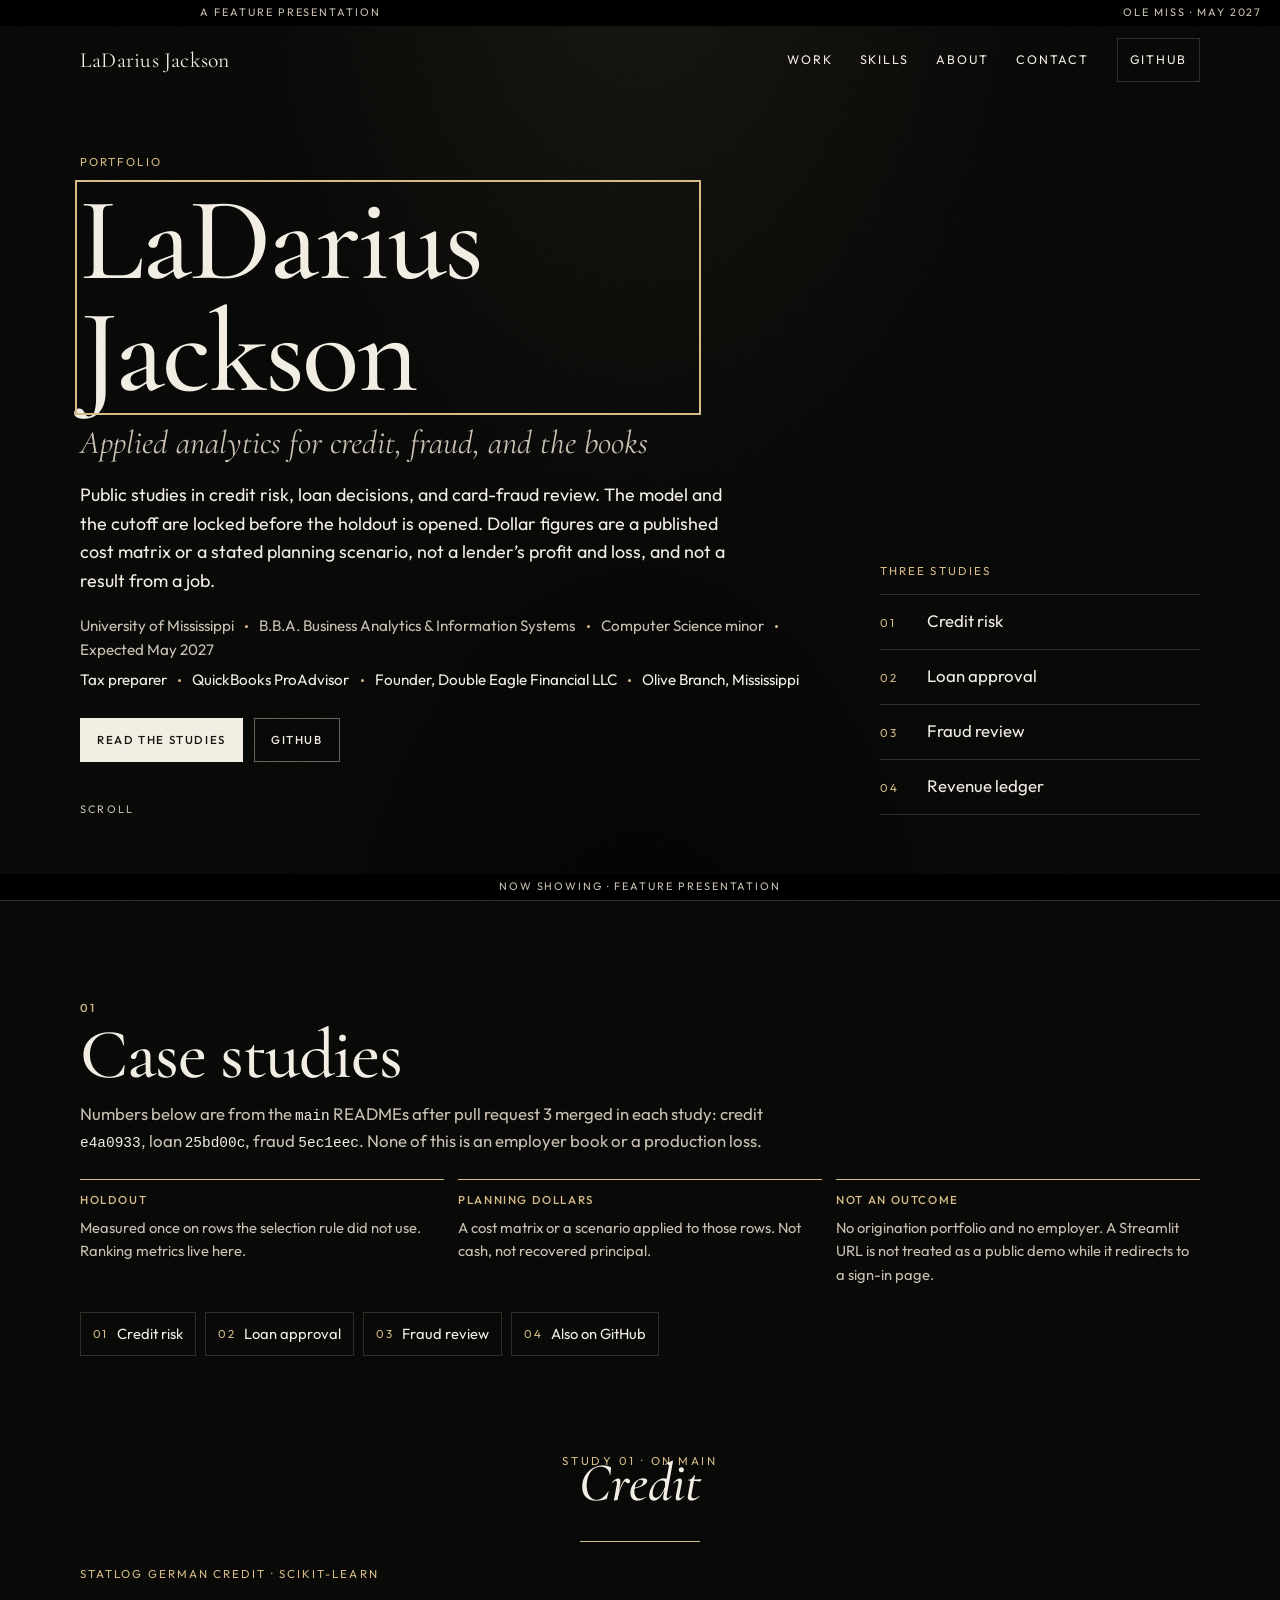
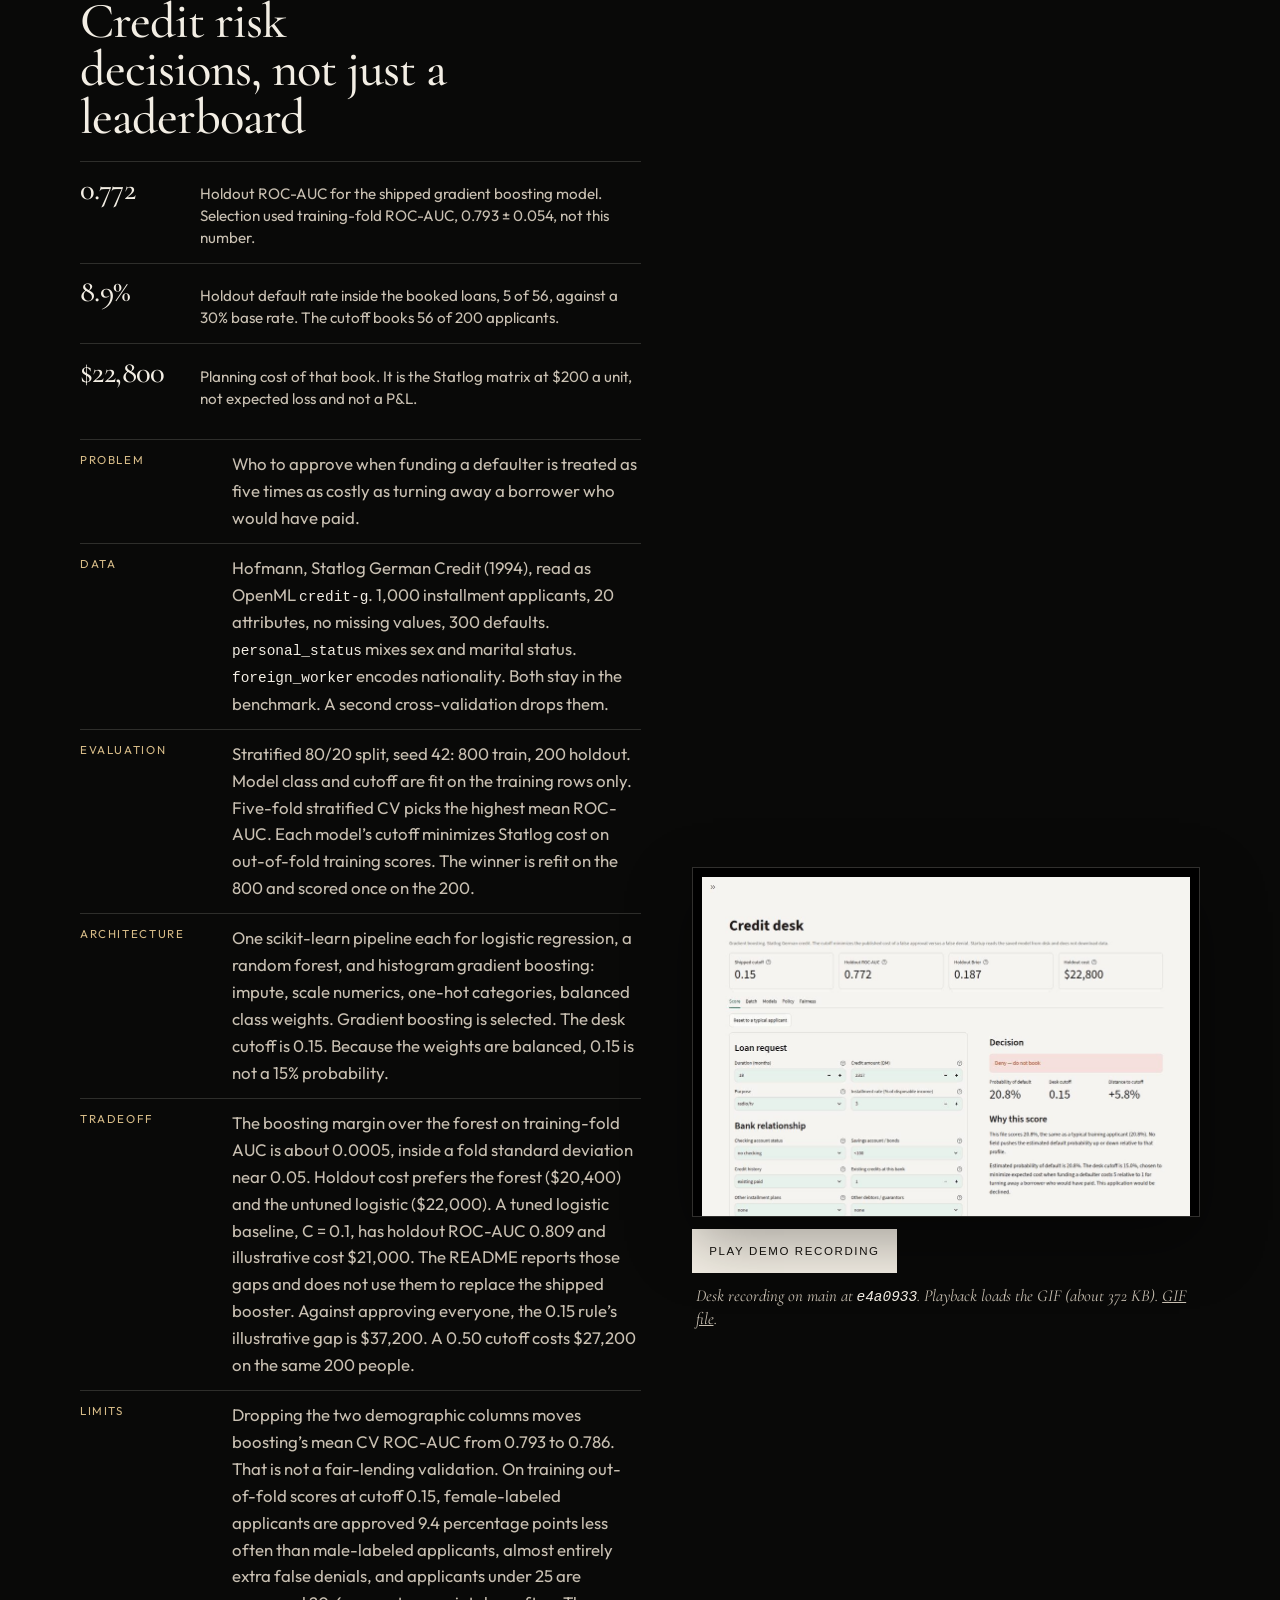
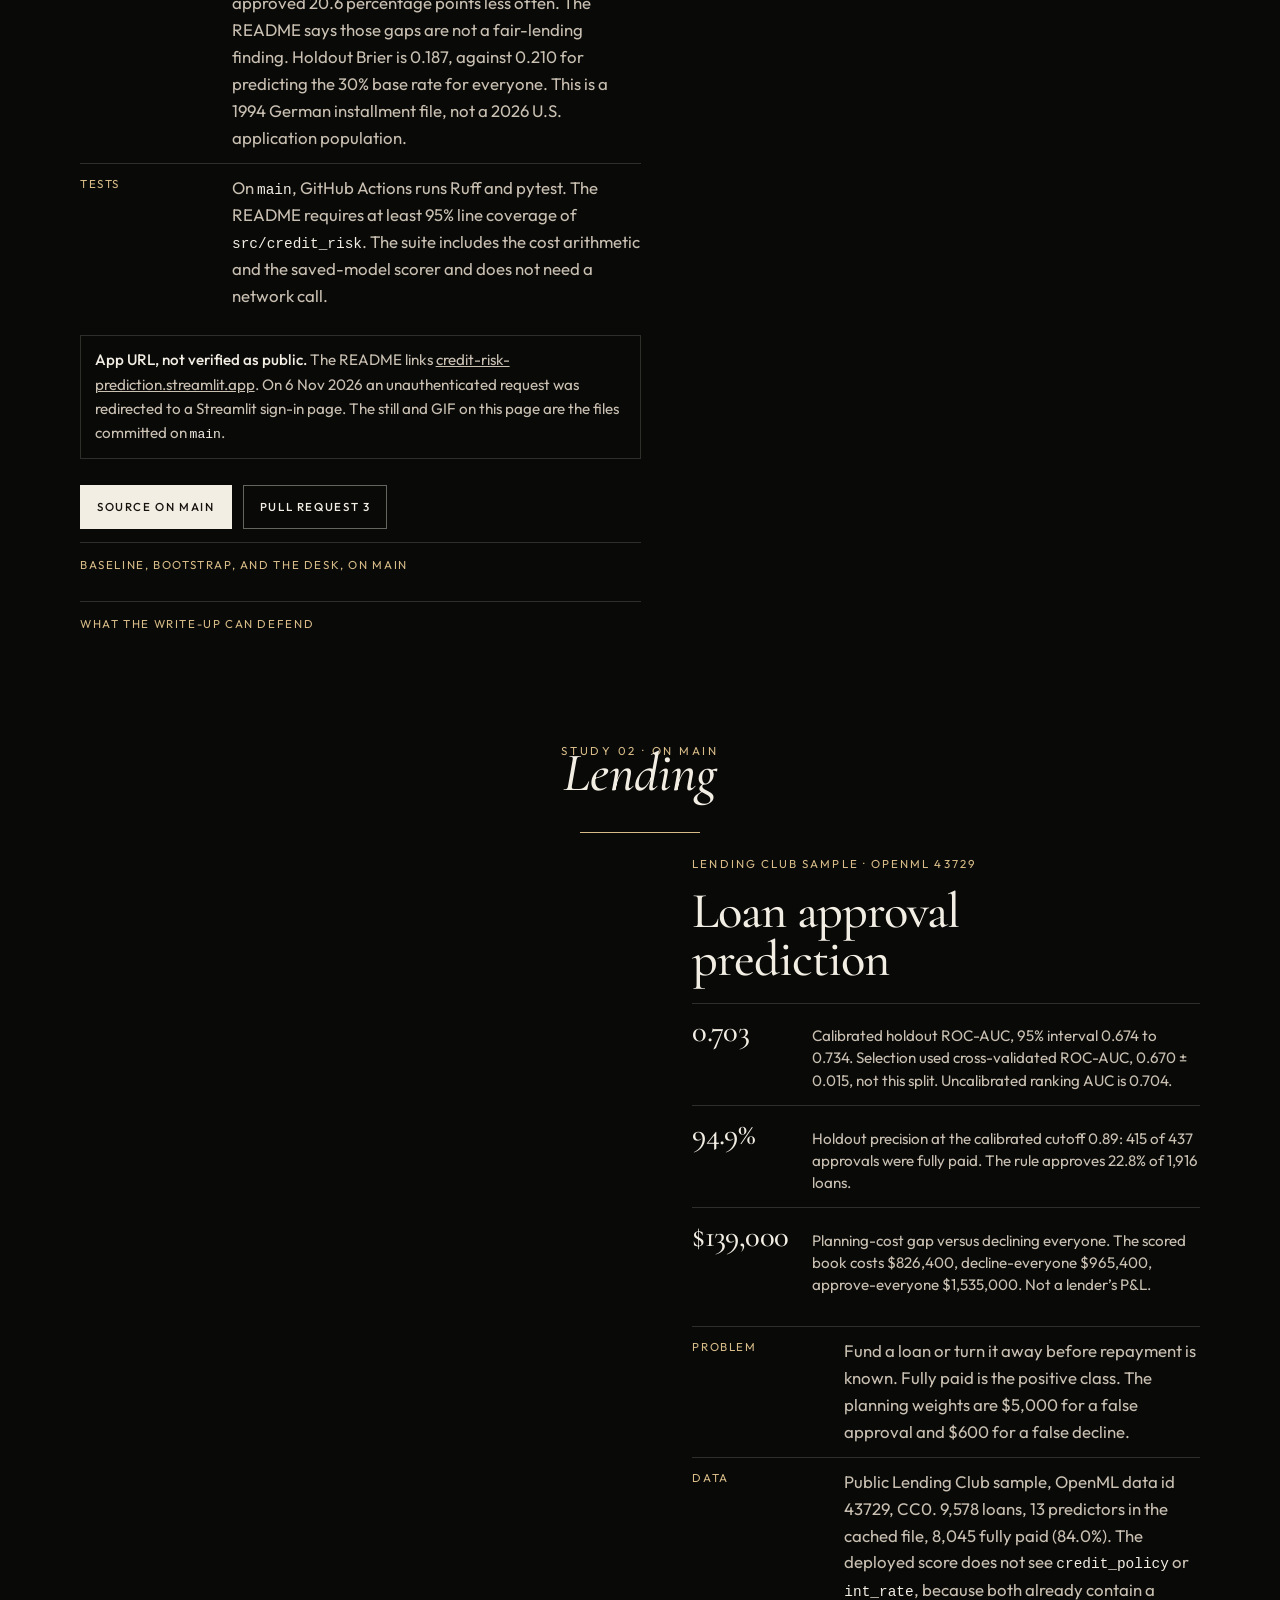
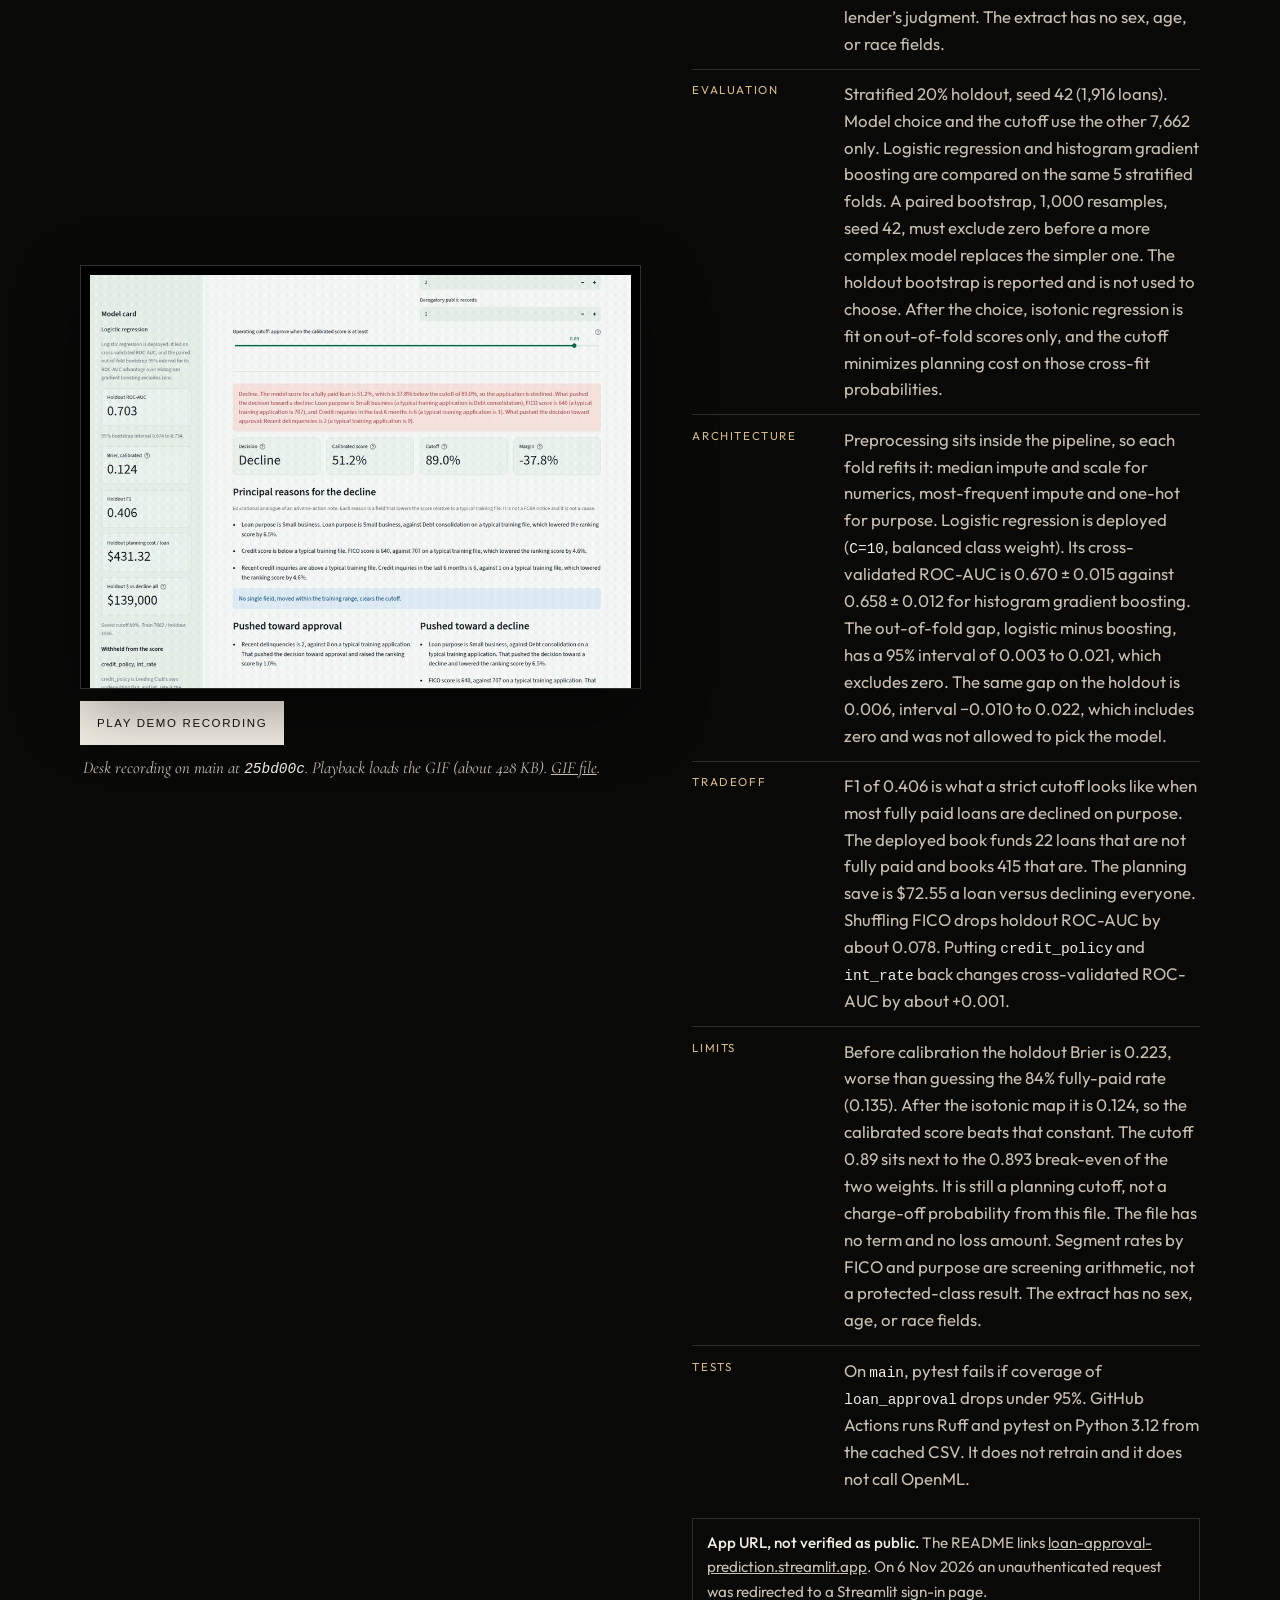
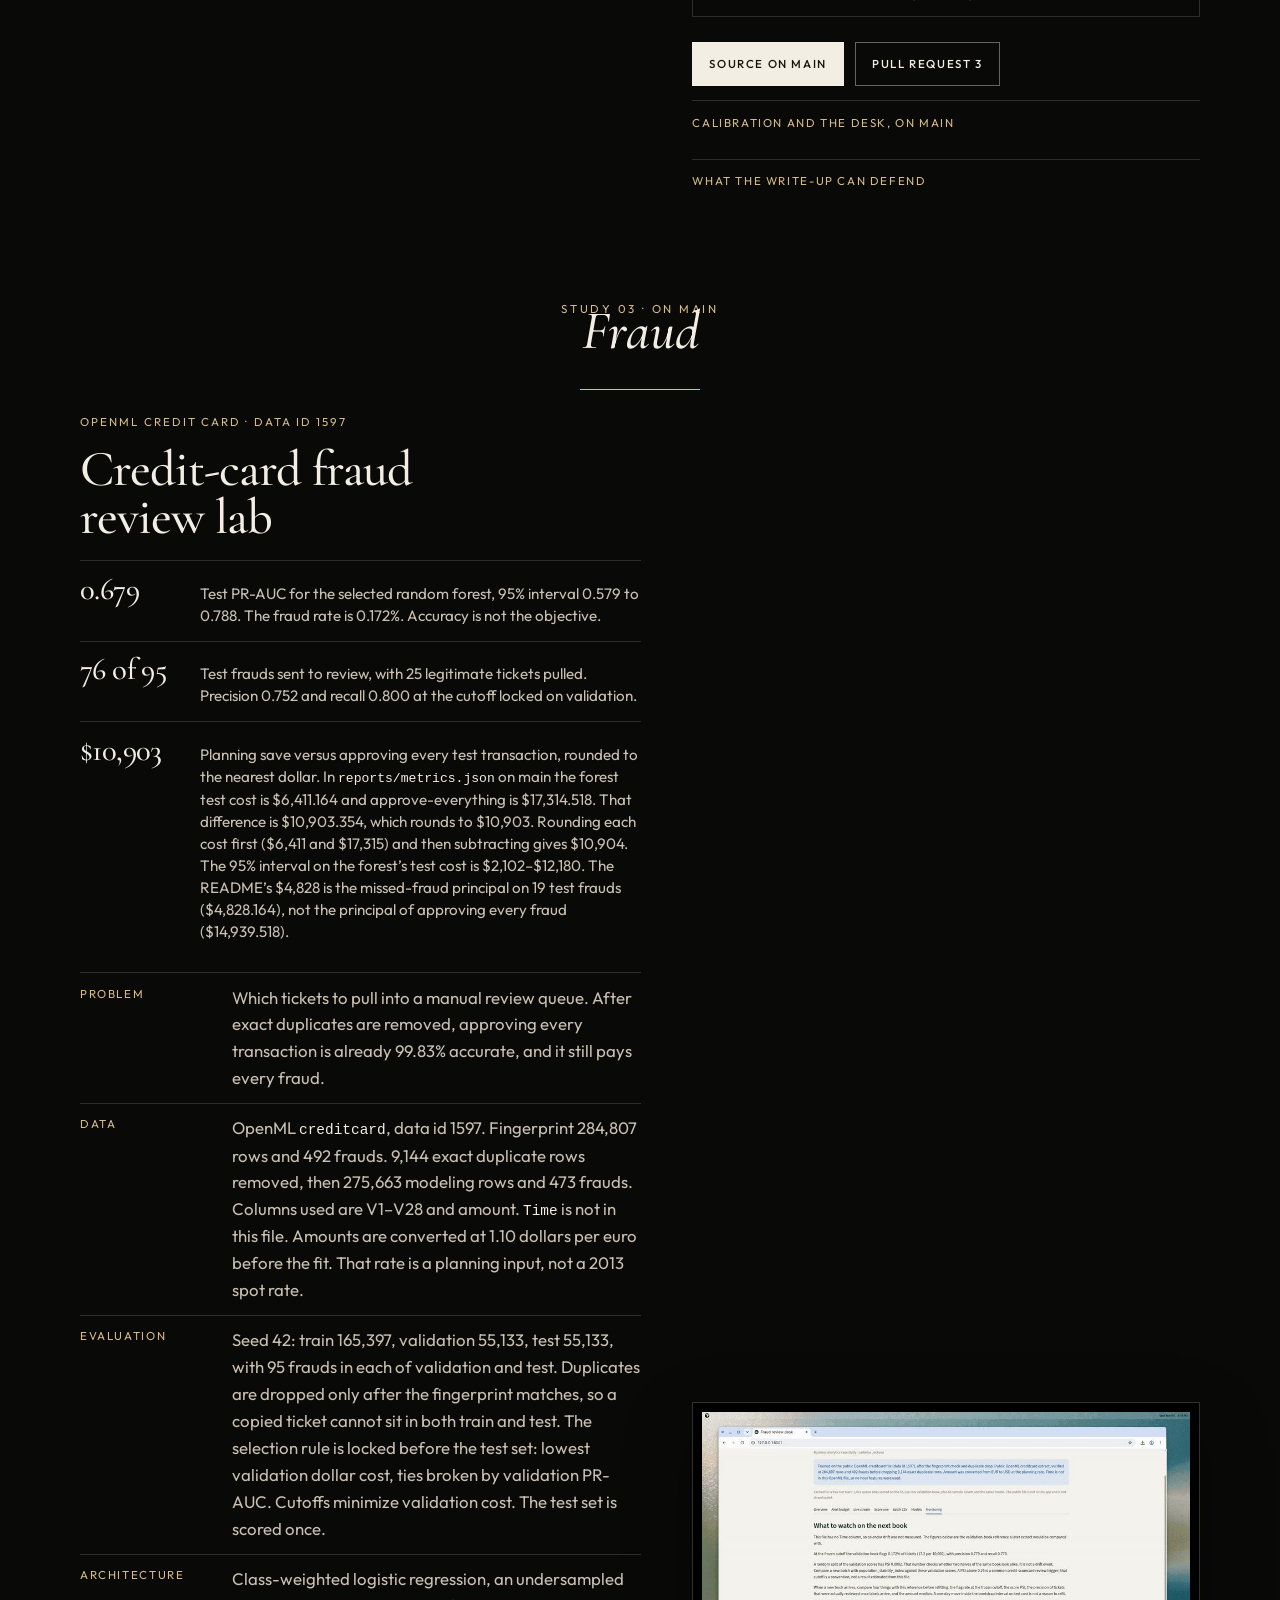
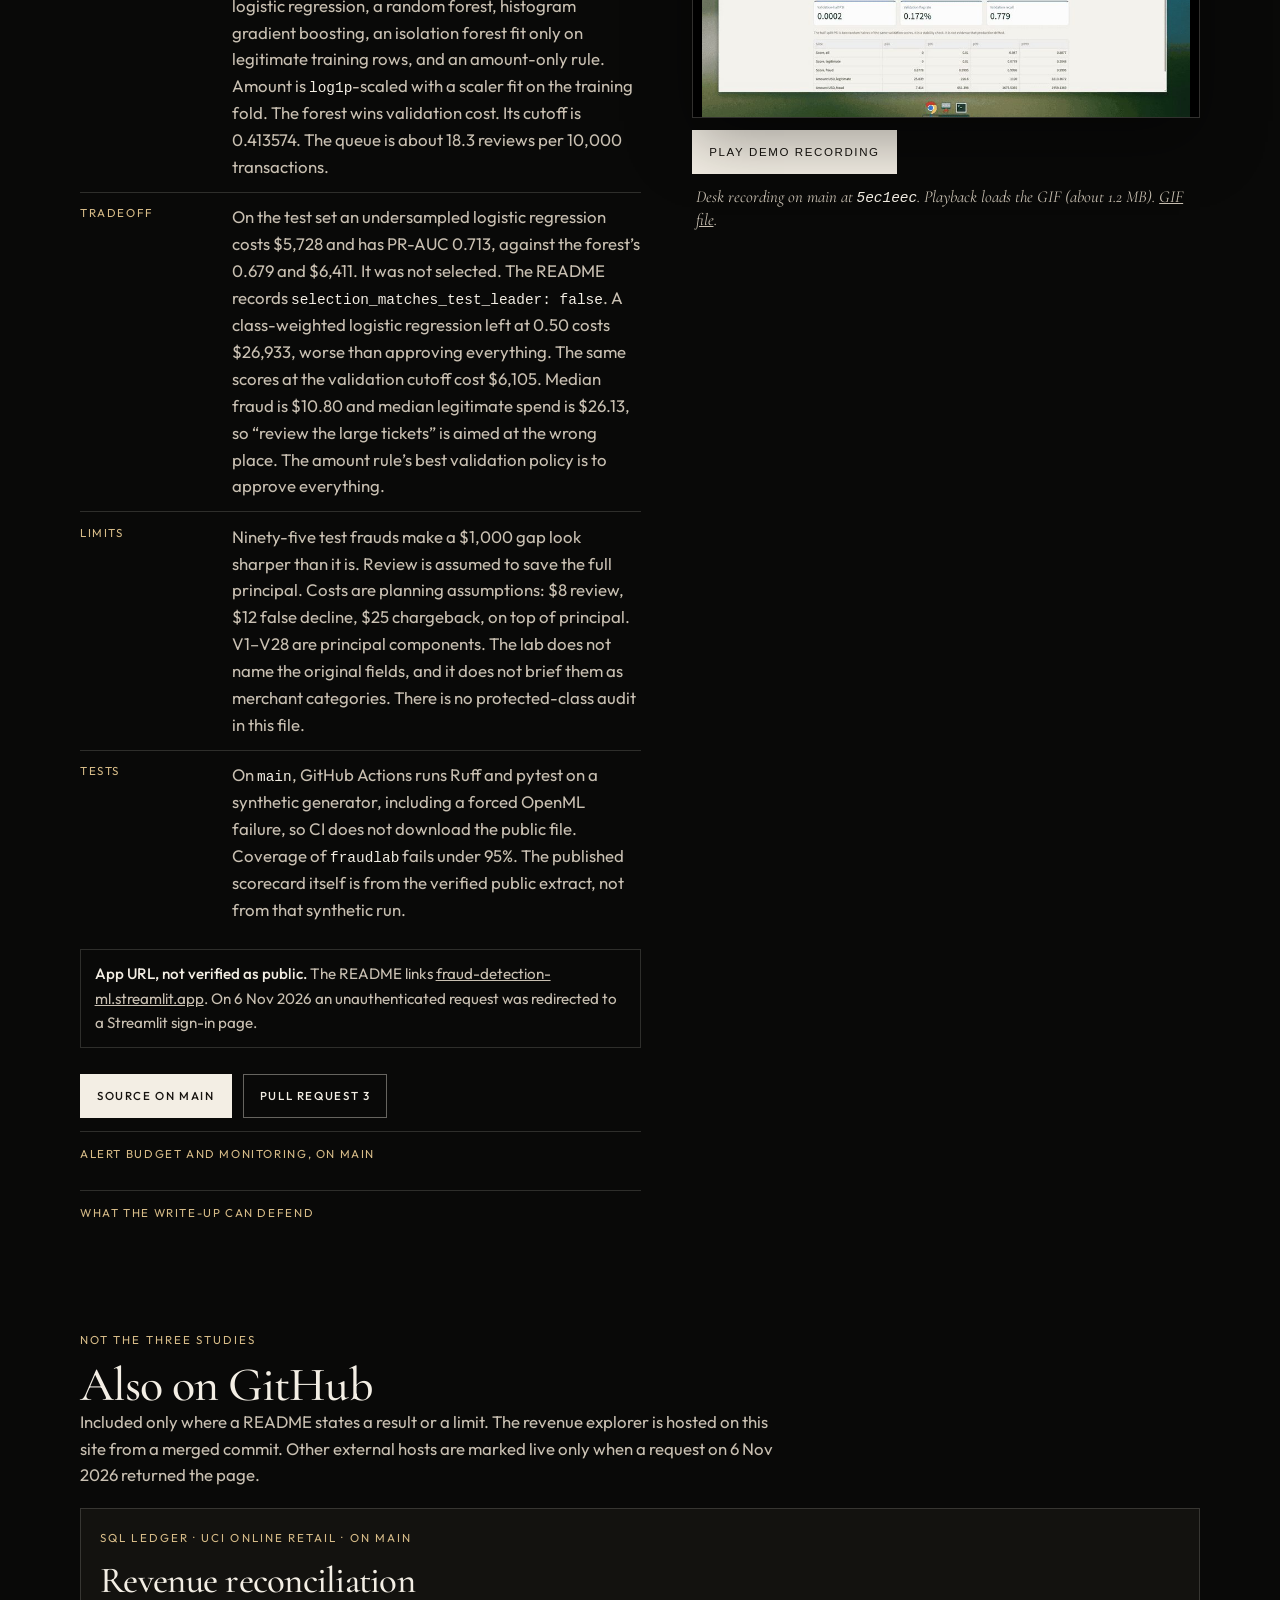
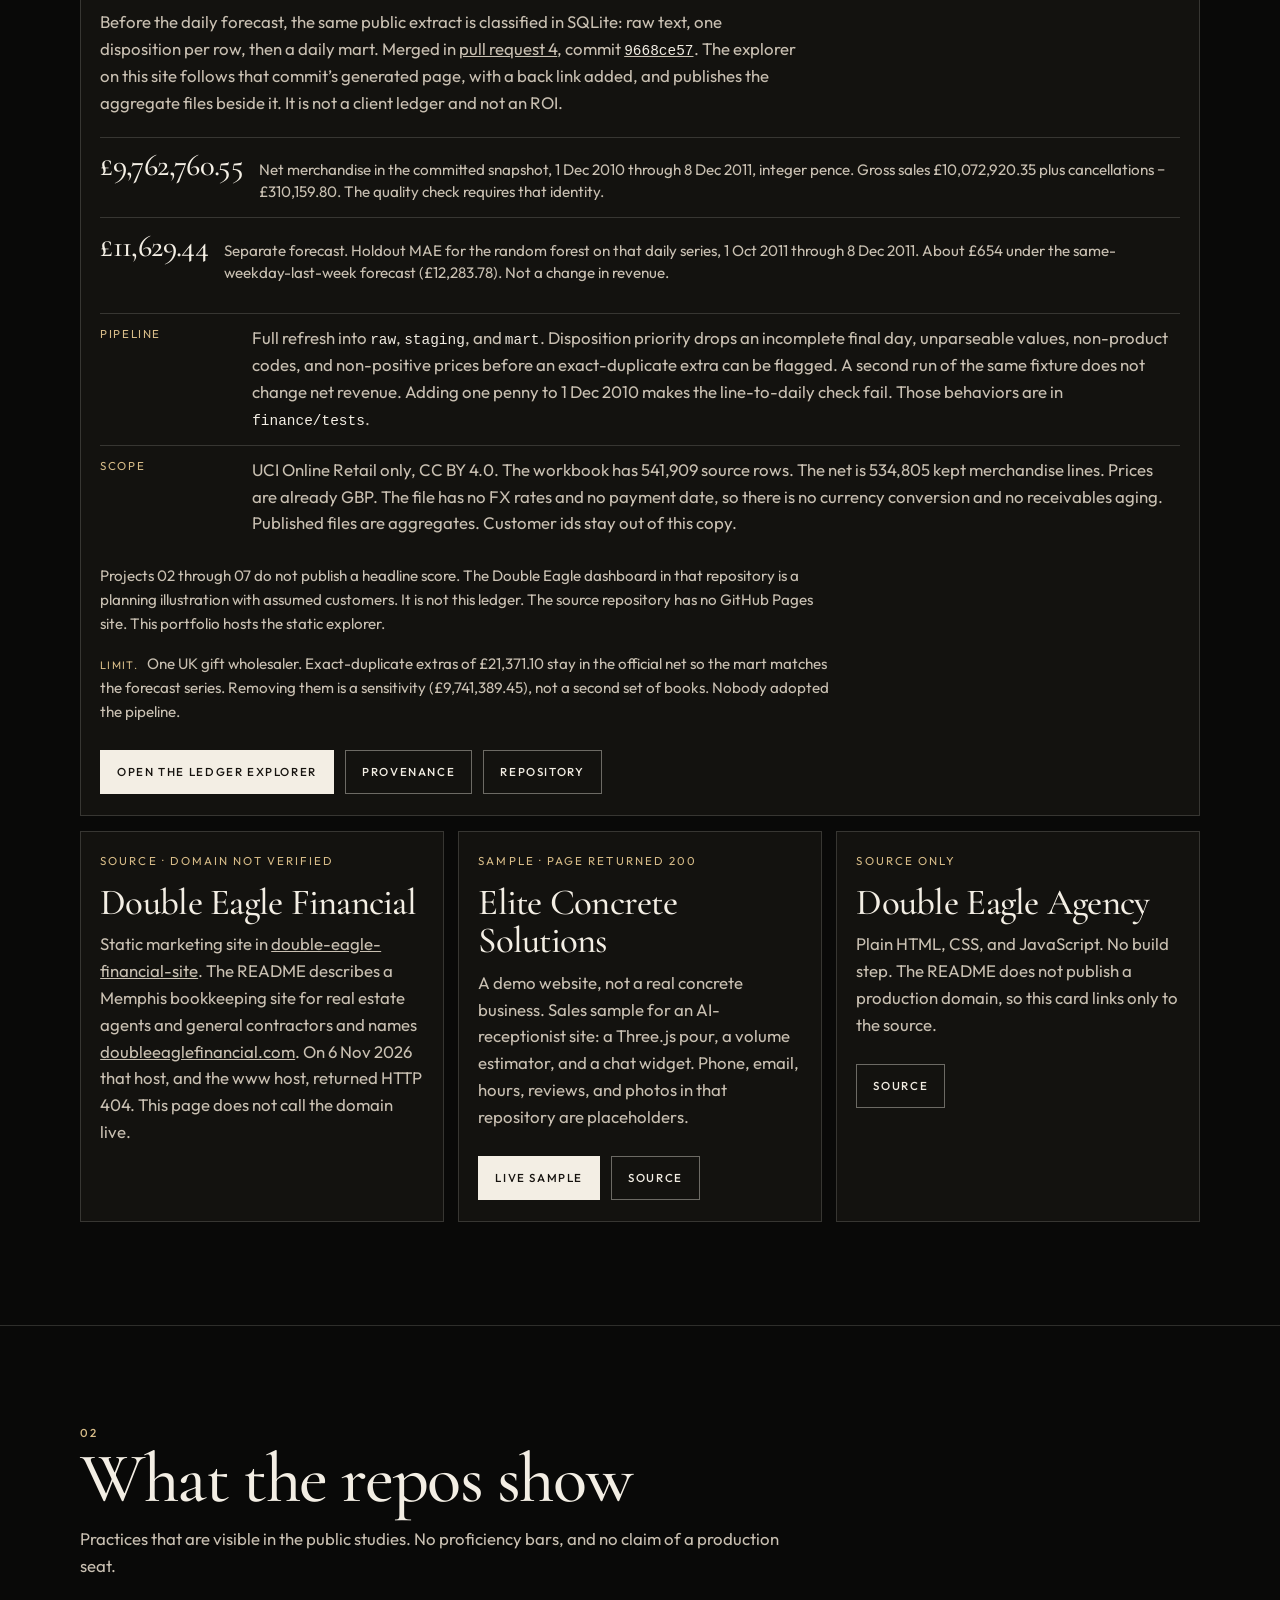
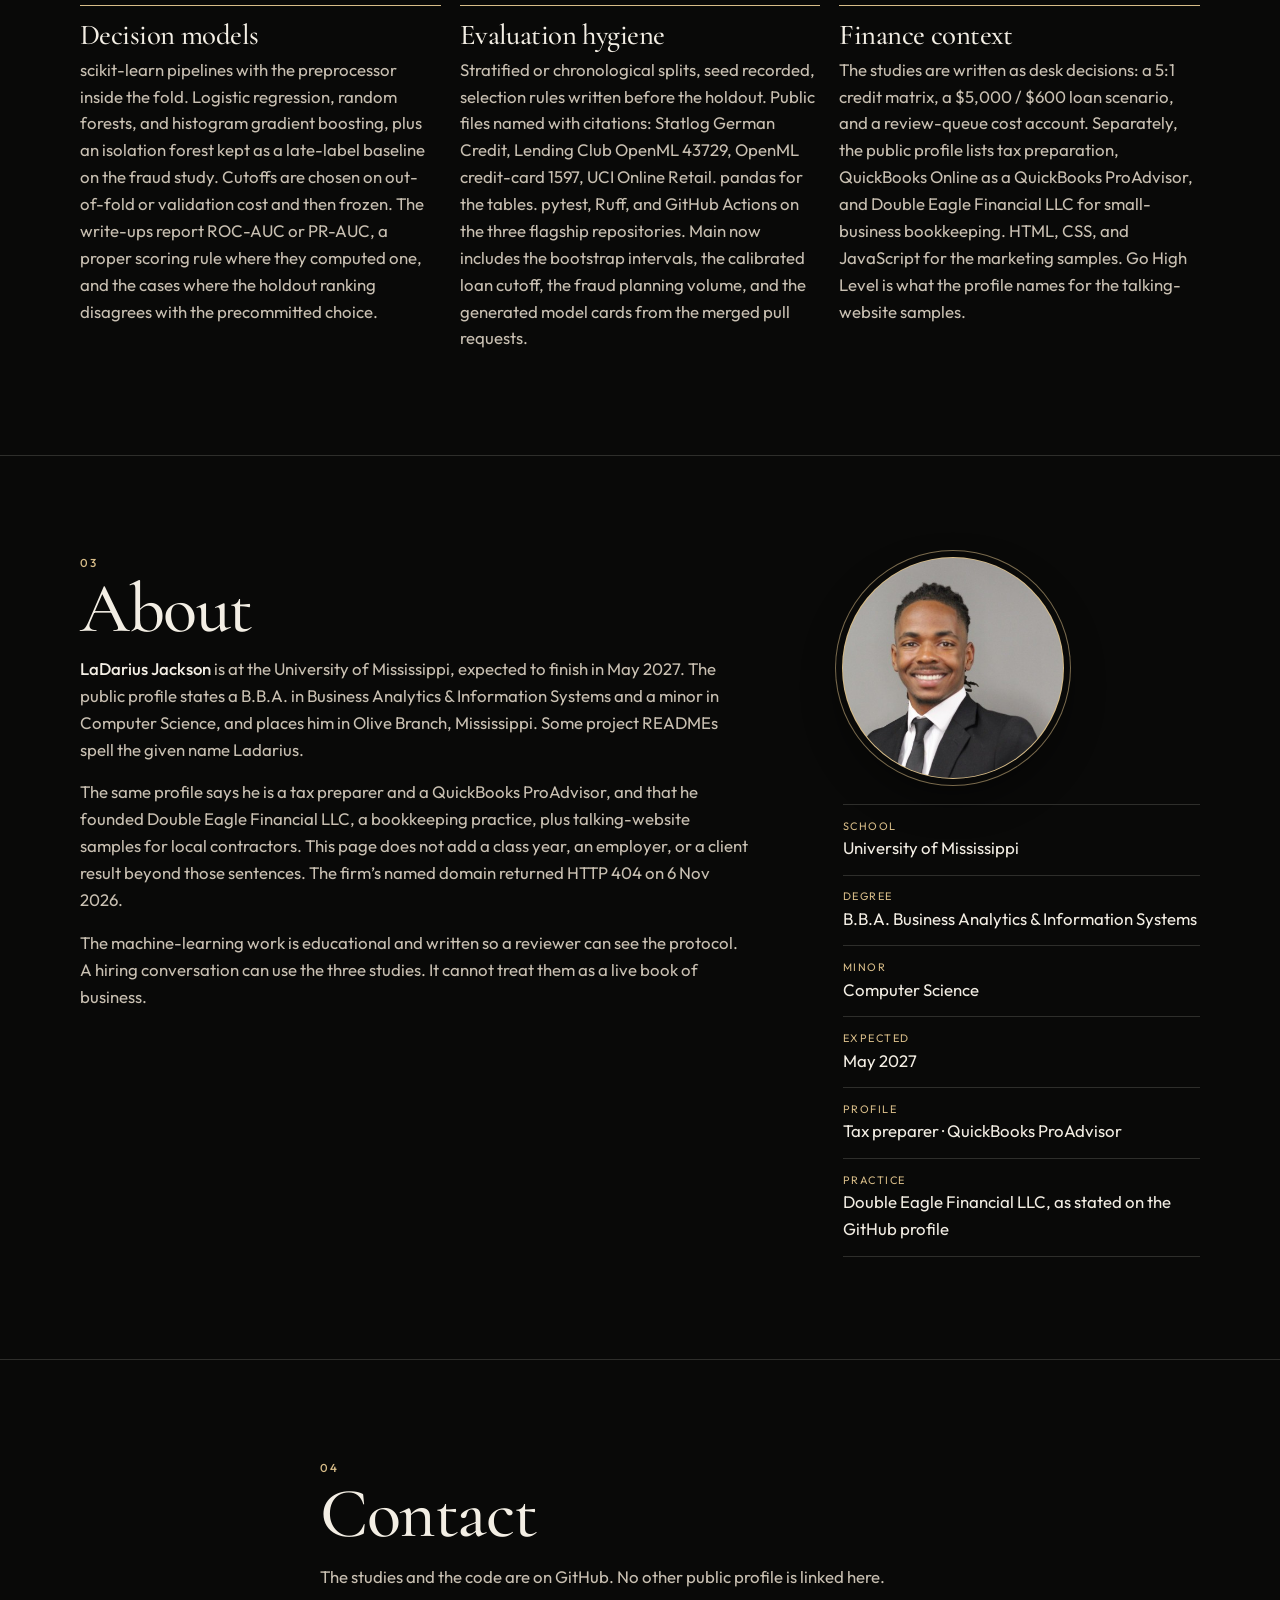
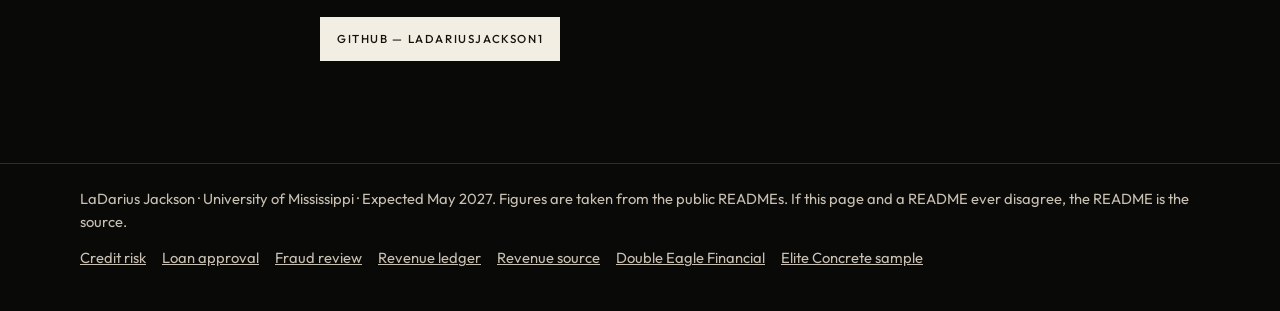
<file: index.html>
<!DOCTYPE html>
<html lang="en">
<head>
  <meta charset="utf-8">
  <meta name="viewport" content="width=device-width, initial-scale=1">
  <title>LaDarius Jackson — Business Analytics</title>
  <meta name="description" content="LaDarius Jackson. Public credit, loan, and fraud studies with holdout metrics kept separate from planning dollars. Ole Miss, expected May 2027.">
  <meta name="author" content="LaDarius Jackson">
  <meta name="color-scheme" content="dark">
  <meta name="theme-color" content="#090908">
  <link rel="canonical" href="https://ladariusjackson1.github.io/">
  <meta property="og:title" content="LaDarius Jackson — Business Analytics">
  <meta property="og:description" content="Credit risk, loan approval, and fraud review, scored in dollars. Ole Miss, expected May 2027. Founder of Double Eagle Financial LLC.">
  <meta property="og:type" content="website">
  <meta property="og:url" content="https://ladariusjackson1.github.io/">
  <meta property="og:image" content="https://ladariusjackson1.github.io/assets/og.png">
  <meta name="twitter:card" content="summary_large_image">
  <meta name="twitter:title" content="LaDarius Jackson — Business Analytics">
  <meta name="twitter:description" content="Credit risk, loan approval, and fraud review, scored in dollars. Ole Miss, expected May 2027.">
  <meta name="twitter:image" content="https://ladariusjackson1.github.io/assets/og.png">
  <link rel="icon" href="/assets/favicon.svg" type="image/svg+xml">
  <link rel="apple-touch-icon" href="/assets/apple-touch.png">
  <link rel="preload" href="/assets/fonts/cormorant-garamond.woff2" as="font" type="font/woff2" crossorigin>
  <link rel="preload" href="/assets/fonts/outfit.woff2" as="font" type="font/woff2" crossorigin>
  <link rel="stylesheet" href="/css/styles.css?v=5">
  <script type="application/ld+json">
  {
    "@context": "https://schema.org",
    "@type": "Person",
    "name": "LaDarius Jackson",
    "url": "https://ladariusjackson1.github.io/",
    "homeLocation": "Olive Branch, Mississippi",
    "sameAs": ["https://github.com/ladariusjackson1"],
    "affiliation": {
      "@type": "CollegeOrUniversity",
      "name": "University of Mississippi"
    }
  }
  </script>
  <script>
    (function () {
      var reduce = false;
      try {
        reduce = window.matchMedia("(prefers-reduced-motion: reduce)").matches;
      } catch (e) {}
      document.documentElement.classList.add("js");
      if (reduce) document.documentElement.classList.add("reduce-motion");
      var seen = false;
      try { seen = sessionStorage.getItem("lj-intro-seen") === "1"; } catch (e) {}
      if (!reduce && !seen && !location.hash) {
        document.documentElement.classList.add("play-intro");
      }
    })();
  </script>
</head>
<body>
  <a class="skip-link" href="#content">Skip to content</a>
  <div class="letterbox letterbox-top" aria-hidden="true">
    <span>A feature presentation</span>
    <span>Ole Miss · May 2027</span>
  </div>
  <div class="letterbox letterbox-bottom" aria-hidden="true">
    <span id="now-showing">Now showing · Feature presentation</span>
  </div>
  <div class="grain" aria-hidden="true"></div>

  <div id="intro" class="intro" role="region" aria-label="Title sequence">
    <div class="intro-card">
      <p class="intro-kicker">University of Mississippi</p>
      <span class="intro-rule" aria-hidden="true"></span>
      <p class="intro-title">LaDarius Jackson</p>
      <p class="intro-sub">Business analytics · May 2027</p>
    </div>
    <button id="skip-intro" class="intro-skip" type="button">Skip intro</button>
  </div>

  <div id="page">
    <header class="site-header">
      <div class="nav-inner">
        <a class="brand" href="#top">LaDarius Jackson</a>
        <button class="nav-toggle" type="button" aria-expanded="false" aria-controls="site-nav">Menu</button>
        <nav id="site-nav" aria-label="Primary">
          <ul>
            <li><a href="#projects">Work</a></li>
            <li><a href="#skills">Skills</a></li>
            <li><a href="#about">About</a></li>
            <li><a href="#contact">Contact</a></li>
          </ul>
        </nav>
        <a class="nav-github" href="https://github.com/ladariusjackson1" rel="me noopener noreferrer" target="_blank">GitHub<span class="sr-only"> (opens in a new tab)</span></a>
      </div>
    </header>

    <main id="content">
      <section class="hero" id="top" data-now="Feature presentation">
        <div class="wrap hero-grid">
          <div>
            <p class="eyebrow">Portfolio</p>
            <h1>LaDarius Jackson</h1>
            <p class="role">Applied analytics for credit, fraud, and the books</p>
            <p class="dek">Public studies in credit risk, loan decisions, and card-fraud review. The model and the cutoff are locked before the holdout is opened. Dollar figures are a published cost matrix or a stated planning scenario, not a lender’s profit and loss, and not a result from a job.</p>
            <p class="meta">
              <span>University of Mississippi</span>
              <span>B.B.A. Business Analytics &amp; Information Systems</span>
              <span>Computer Science minor</span>
              <span>Expected May 2027</span>
            </p>
            <p class="meta meta-dim">
              <span>Tax preparer</span>
              <span>QuickBooks ProAdvisor</span>
              <span>Founder, Double Eagle Financial LLC</span>
              <span>Olive Branch, Mississippi</span>
            </p>
            <div class="actions">
              <a class="btn btn-solid" href="#projects">Read the studies</a>
              <a class="btn" href="https://github.com/ladariusjackson1" rel="me noopener noreferrer" target="_blank">GitHub<span class="sr-only"> (opens in a new tab)</span></a>
            </div>
            <p class="scroll-cue">Scroll</p>
          </div>
          <aside class="hero-program">
            <p class="eyebrow">Three studies</p>
            <ol>
              <li><a href="#credit-risk"><span>01</span> Credit risk</a></li>
              <li><a href="#loan-approval"><span>02</span> Loan approval</a></li>
              <li><a href="#fraud-review"><span>03</span> Fraud review</a></li>
              <li><a href="#revenue"><span>04</span> Revenue ledger</a></li>
            </ol>
          </aside>
        </div>
      </section>

      <section class="section" id="projects" data-now="The work">
        <div class="wrap">
          <h2><span class="sec-num">01</span>Case studies</h2>
          <p class="lede">Numbers below are from the <code>main</code> READMEs after pull request 3 merged in each study: credit <code>e4a0933</code>, loan <code>25bd00c</code>, fraud <code>5ec1eec</code>. None of this is an employer book or a production loss.</p>
          <div class="legend">
            <div>
              <strong>Holdout</strong>
              <p>Measured once on rows the selection rule did not use. Ranking metrics live here.</p>
            </div>
            <div>
              <strong>Planning dollars</strong>
              <p>A cost matrix or a scenario applied to those rows. Not cash, not recovered principal.</p>
            </div>
            <div>
              <strong>Not an outcome</strong>
              <p>No origination portfolio and no employer. A Streamlit URL is not treated as a public demo while it redirects to a sign-in page.</p>
            </div>
          </div>
          <nav class="program-nav" aria-label="Projects">
            <a href="#credit-risk"><span>01</span> Credit risk</a>
            <a href="#loan-approval"><span>02</span> Loan approval</a>
            <a href="#fraud-review"><span>03</span> Fraud review</a>
            <a href="#also-showing"><span>04</span> Also on GitHub</a>
          </nav>

          <p class="intertitle">
            <span class="intertitle-num">Study 01 · on main</span>
            <span class="intertitle-name" data-parallax>Credit</span>
            <span class="intertitle-rule" aria-hidden="true"></span>
          </p>

          <article class="feature reveal" id="credit-risk" data-now="Credit risk">
            <div class="feature-grid">
              <div class="feature-copy">
                <p class="kicker">Statlog German Credit · scikit-learn</p>
                <h3>Credit risk decisions, not just a leaderboard</h3>
                <dl class="metrics">
                  <div>
                    <dt>0.772</dt>
                    <dd>Holdout ROC-AUC for the shipped gradient boosting model. Selection used training-fold ROC-AUC, 0.793 ± 0.054, not this number.</dd>
                  </div>
                  <div>
                    <dt>8.9%</dt>
                    <dd>Holdout default rate inside the booked loans, 5 of 56, against a 30% base rate. The cutoff books 56 of 200 applicants.</dd>
                  </div>
                  <div>
                    <dt>$22,800</dt>
                    <dd>Planning cost of that book. It is the Statlog matrix at $200 a unit, not expected loss and not a P&amp;L.</dd>
                  </div>
                </dl>
                <dl class="case">
                  <div>
                    <dt>Problem</dt>
                    <dd>Who to approve when funding a defaulter is treated as five times as costly as turning away a borrower who would have paid.</dd>
                  </div>
                  <div>
                    <dt>Data</dt>
                    <dd>Hofmann, Statlog German Credit (1994), read as OpenML <code>credit-g</code>. 1,000 installment applicants, 20 attributes, no missing values, 300 defaults. <code>personal_status</code> mixes sex and marital status. <code>foreign_worker</code> encodes nationality. Both stay in the benchmark. A second cross-validation drops them.</dd>
                  </div>
                  <div>
                    <dt>Evaluation</dt>
                    <dd>Stratified 80/20 split, seed 42: 800 train, 200 holdout. Model class and cutoff are fit on the training rows only. Five-fold stratified CV picks the highest mean ROC-AUC. Each model’s cutoff minimizes Statlog cost on out-of-fold training scores. The winner is refit on the 800 and scored once on the 200.</dd>
                  </div>
                  <div>
                    <dt>Architecture</dt>
                    <dd>One scikit-learn pipeline each for logistic regression, a random forest, and histogram gradient boosting: impute, scale numerics, one-hot categories, balanced class weights. Gradient boosting is selected. The desk cutoff is 0.15. Because the weights are balanced, 0.15 is not a 15% probability.</dd>
                  </div>
                  <div>
                    <dt>Tradeoff</dt>
                    <dd>The boosting margin over the forest on training-fold AUC is about 0.0005, inside a fold standard deviation near 0.05. Holdout cost prefers the forest ($20,400) and the untuned logistic ($22,000). A tuned logistic baseline, C = 0.1, has holdout ROC-AUC 0.809 and illustrative cost $21,000. The README reports those gaps and does not use them to replace the shipped booster. Against approving everyone, the 0.15 rule’s illustrative gap is $37,200. A 0.50 cutoff costs $27,200 on the same 200 people.</dd>
                  </div>
                  <div>
                    <dt>Limits</dt>
                    <dd>Dropping the two demographic columns moves boosting’s mean CV ROC-AUC from 0.793 to 0.786. That is not a fair-lending validation. On training out-of-fold scores at cutoff 0.15, female-labeled applicants are approved 9.4 percentage points less often than male-labeled applicants, almost entirely extra false denials, and applicants under 25 are approved 20.6 percentage points less often. The README says those gaps are not a fair-lending finding. Holdout Brier is 0.187, against 0.210 for predicting the 30% base rate for everyone. This is a 1994 German installment file, not a 2026 U.S. application population.</dd>
                  </div>
                  <div>
                    <dt>Tests</dt>
                    <dd>On <code>main</code>, GitHub Actions runs Ruff and pytest. The README requires at least 95% line coverage of <code>src/credit_risk</code>. The suite includes the cost arithmetic and the saved-model scorer and does not need a network call.</dd>
                  </div>
                </dl>
                <p class="status"><strong>App URL, not verified as public.</strong> The README links <a href="https://credit-risk-prediction.streamlit.app">credit-risk-prediction.streamlit.app</a>. On 6 Nov 2026 an unauthenticated request was redirected to a Streamlit sign-in page. The still and GIF on this page are the files committed on <code>main</code>.</p>
                <div class="actions">
                  <a class="btn btn-solid" href="https://github.com/ladariusjackson1/credit-risk-prediction" target="_blank" rel="noopener noreferrer">Source on main<span class="sr-only"> (opens in a new tab)</span></a>
                  <a class="btn" href="https://github.com/ladariusjackson1/credit-risk-prediction/pull/3" target="_blank" rel="noopener noreferrer">Pull request 3<span class="sr-only"> (opens in a new tab)</span></a>
                </div>
                <details class="fold">
                  <summary>Baseline, bootstrap, and the desk, on main</summary>
                  <p>Merged in pull request 3, commit <code>e4a0933</code>. A logistic baseline is allowed a penalty search the race models do not get. C is chosen on the training folds from 0.1, 1, and 10. The winner is C = 0.1, training-fold ROC-AUC 0.781 ± 0.057. The README says that CV number can look a little better than a nested search. The baseline is not allowed to replace boosting after the holdout is opened.</p>
                  <p>A stratified percentile bootstrap of the out-of-fold scores, 1,000 replicates, seed 42, does not refit the model. Boosting minus that baseline is +0.010 ROC-AUC, 95% interval −0.010 to 0.031, which includes zero. The out-of-fold Brier difference is −0.011, interval −0.020 to −0.002, which excludes zero. Out-of-fold cost per applicant does not separate them. The holdout price gap of $1,800 is reported and is not a reason to change the shipped model.</p>
                  <p>The README’s desk, on this same commit, scores one file, scores a CSV of up to 5,000 rows, draws bootstrap intervals, and moves a cost slider. Profit on that slider means illustrative dollars saved versus approving everyone, at $200 a cost unit. It is not revenue. The sign-in redirect above means this page does not claim a public browser can open that desk.</p>
                </details>
                <details class="fold">
                  <summary>What the write-up can defend</summary>
                  <p>Why 0.15 is a desk cutoff and not a probability. Why boosting shipped when the holdout cost preferred the forest. What $22,800 is, and why it is not recovered cash. Why the demographic columns can come out, and why that sentence is not a fair-lending sign-off.</p>
                </details>
              </div>
              <figure class="reel tilt feature-media">
                <div class="reel-frame">
                  <img class="demo" src="/assets/reel/credit-desk.jpg?v=5" data-gif="/assets/reel/credit-desk.gif?v=5" width="980" height="681" alt="Still from the credit desk recording on main: a typical applicant and the fields that move the default score." decoding="async">
                </div>
                <button class="play-demo btn btn-solid" type="button">Play demo recording</button>
                <figcaption>Desk recording on main at <code>e4a0933</code>. Playback loads the GIF (about 372 KB). <a href="/assets/reel/credit-desk.gif?v=5">GIF file</a>.</figcaption>
              </figure>
            </div>
          </article>

          <p class="intertitle">
            <span class="intertitle-num">Study 02 · on main</span>
            <span class="intertitle-name" data-parallax>Lending</span>
            <span class="intertitle-rule" aria-hidden="true"></span>
          </p>

          <article class="feature reveal is-flip" id="loan-approval" data-now="Loan approval">
            <div class="feature-grid">
              <div class="feature-copy">
                <p class="kicker">Lending Club sample · OpenML 43729</p>
                <h3>Loan approval prediction</h3>
                <dl class="metrics">
                  <div>
                    <dt>0.703</dt>
                    <dd>Calibrated holdout ROC-AUC, 95% interval 0.674 to 0.734. Selection used cross-validated ROC-AUC, 0.670 ± 0.015, not this split. Uncalibrated ranking AUC is 0.704.</dd>
                  </div>
                  <div>
                    <dt>94.9%</dt>
                    <dd>Holdout precision at the calibrated cutoff 0.89: 415 of 437 approvals were fully paid. The rule approves 22.8% of 1,916 loans.</dd>
                  </div>
                  <div>
                    <dt>$139,000</dt>
                    <dd>Planning-cost gap versus declining everyone. The scored book costs $826,400, decline-everyone $965,400, approve-everyone $1,535,000. Not a lender’s P&amp;L.</dd>
                  </div>
                </dl>
                <dl class="case">
                  <div>
                    <dt>Problem</dt>
                    <dd>Fund a loan or turn it away before repayment is known. Fully paid is the positive class. The planning weights are $5,000 for a false approval and $600 for a false decline.</dd>
                  </div>
                  <div>
                    <dt>Data</dt>
                    <dd>Public Lending Club sample, OpenML data id 43729, CC0. 9,578 loans, 13 predictors in the cached file, 8,045 fully paid (84.0%). The deployed score does not see <code>credit_policy</code> or <code>int_rate</code>, because both already contain a lender’s judgment. The extract has no sex, age, or race fields.</dd>
                  </div>
                  <div>
                    <dt>Evaluation</dt>
                    <dd>Stratified 20% holdout, seed 42 (1,916 loans). Model choice and the cutoff use the other 7,662 only. Logistic regression and histogram gradient boosting are compared on the same 5 stratified folds. A paired bootstrap, 1,000 resamples, seed 42, must exclude zero before a more complex model replaces the simpler one. The holdout bootstrap is reported and is not used to choose. After the choice, isotonic regression is fit on out-of-fold scores only, and the cutoff minimizes planning cost on those cross-fit probabilities.</dd>
                  </div>
                  <div>
                    <dt>Architecture</dt>
                    <dd>Preprocessing sits inside the pipeline, so each fold refits it: median impute and scale for numerics, most-frequent impute and one-hot for purpose. Logistic regression is deployed (<code>C=10</code>, balanced class weight). Its cross-validated ROC-AUC is 0.670 ± 0.015 against 0.658 ± 0.012 for histogram gradient boosting. The out-of-fold gap, logistic minus boosting, has a 95% interval of 0.003 to 0.021, which excludes zero. The same gap on the holdout is 0.006, interval −0.010 to 0.022, which includes zero and was not allowed to pick the model.</dd>
                  </div>
                  <div>
                    <dt>Tradeoff</dt>
                    <dd>F1 of 0.406 is what a strict cutoff looks like when most fully paid loans are declined on purpose. The deployed book funds 22 loans that are not fully paid and books 415 that are. The planning save is $72.55 a loan versus declining everyone. Shuffling FICO drops holdout ROC-AUC by about 0.078. Putting <code>credit_policy</code> and <code>int_rate</code> back changes cross-validated ROC-AUC by about +0.001.</dd>
                  </div>
                  <div>
                    <dt>Limits</dt>
                    <dd>Before calibration the holdout Brier is 0.223, worse than guessing the 84% fully-paid rate (0.135). After the isotonic map it is 0.124, so the calibrated score beats that constant. The cutoff 0.89 sits next to the 0.893 break-even of the two weights. It is still a planning cutoff, not a charge-off probability from this file. The file has no term and no loss amount. Segment rates by FICO and purpose are screening arithmetic, not a protected-class result. The extract has no sex, age, or race fields.</dd>
                  </div>
                  <div>
                    <dt>Tests</dt>
                    <dd>On <code>main</code>, pytest fails if coverage of <code>loan_approval</code> drops under 95%. GitHub Actions runs Ruff and pytest on Python 3.12 from the cached CSV. It does not retrain and it does not call OpenML.</dd>
                  </div>
                </dl>
                <p class="status"><strong>App URL, not verified as public.</strong> The README links <a href="https://loan-approval-prediction.streamlit.app">loan-approval-prediction.streamlit.app</a>. On 6 Nov 2026 an unauthenticated request was redirected to a Streamlit sign-in page.</p>
                <div class="actions">
                  <a class="btn btn-solid" href="https://github.com/ladariusjackson1/loan-approval-prediction" target="_blank" rel="noopener noreferrer">Source on main<span class="sr-only"> (opens in a new tab)</span></a>
                  <a class="btn" href="https://github.com/ladariusjackson1/loan-approval-prediction/pull/3" target="_blank" rel="noopener noreferrer">Pull request 3<span class="sr-only"> (opens in a new tab)</span></a>
                </div>
                <details class="fold">
                  <summary>Calibration and the desk, on main</summary>
                  <p>Merged in pull request 3, commit <code>25bd00c</code>. The deployed probability is the isotonic map, not the balanced class-weight score. Expected profit on the portfolio tab is <code>p × $600 − (1 − p) × $5,000</code> on approved loans and does not use the labels. Realized counts do. The README says the map is flat in places, so a field can move the ranking and leave the calibrated probability unchanged. Explanations are not an adverse-action letter.</p>
                  <p>The desk on this commit also scores a CSV. The sign-in redirect above means this page does not claim a public browser can open that desk.</p>
                </details>
                <details class="fold">
                  <summary>What the write-up can defend</summary>
                  <p>Why the old credit-policy flag and the platform interest rate stay out of the score. Why a strict cutoff makes F1 look poor on purpose. Why the uncalibrated score should not be quoted as a repayment rate. What would have to be retuned if the $5,000 and $600 weights changed.</p>
                </details>
              </div>
              <figure class="reel tilt feature-media">
                <div class="reel-frame">
                  <img class="demo" src="/assets/reel/loan-desk.jpg?v=5" data-gif="/assets/reel/loan-desk.gif?v=5" width="960" height="733" alt="Still from the loan desk recording on main: a higher-risk file, the decline, and the fields that pushed it." decoding="async">
                </div>
                <button class="play-demo btn btn-solid" type="button">Play demo recording</button>
                <figcaption>Desk recording on main at <code>25bd00c</code>. Playback loads the GIF (about 428 KB). <a href="/assets/reel/loan-desk.gif?v=5">GIF file</a>.</figcaption>
              </figure>
            </div>
          </article>

          <p class="intertitle">
            <span class="intertitle-num">Study 03 · on main</span>
            <span class="intertitle-name" data-parallax>Fraud</span>
            <span class="intertitle-rule" aria-hidden="true"></span>
          </p>

          <article class="feature reveal" id="fraud-review" data-now="Fraud review">
            <div class="feature-grid">
              <div class="feature-copy">
                <p class="kicker">OpenML credit card · data id 1597</p>
                <h3>Credit-card fraud review lab</h3>
                <dl class="metrics">
                  <div>
                    <dt>0.679</dt>
                    <dd>Test PR-AUC for the selected random forest, 95% interval 0.579 to 0.788. The fraud rate is 0.172%. Accuracy is not the objective.</dd>
                  </div>
                  <div>
                    <dt>76 of 95</dt>
                    <dd>Test frauds sent to review, with 25 legitimate tickets pulled. Precision 0.752 and recall 0.800 at the cutoff locked on validation.</dd>
                  </div>
                  <div>
                    <dt>$10,903</dt>
                    <dd>Planning save versus approving every test transaction, rounded to the nearest dollar. In <code>reports/metrics.json</code> on main the forest test cost is $6,411.164 and approve-everything is $17,314.518. That difference is $10,903.354, which rounds to $10,903. Rounding each cost first ($6,411 and $17,315) and then subtracting gives $10,904. The 95% interval on the forest’s test cost is $2,102–$12,180. The README’s $4,828 is the missed-fraud principal on 19 test frauds ($4,828.164), not the principal of approving every fraud ($14,939.518).</dd>
                  </div>
                </dl>
                <dl class="case">
                  <div>
                    <dt>Problem</dt>
                    <dd>Which tickets to pull into a manual review queue. After exact duplicates are removed, approving every transaction is already 99.83% accurate, and it still pays every fraud.</dd>
                  </div>
                  <div>
                    <dt>Data</dt>
                    <dd>OpenML <code>creditcard</code>, data id 1597. Fingerprint 284,807 rows and 492 frauds. 9,144 exact duplicate rows removed, then 275,663 modeling rows and 473 frauds. Columns used are V1–V28 and amount. <code>Time</code> is not in this file. Amounts are converted at 1.10 dollars per euro before the fit. That rate is a planning input, not a 2013 spot rate.</dd>
                  </div>
                  <div>
                    <dt>Evaluation</dt>
                    <dd>Seed 42: train 165,397, validation 55,133, test 55,133, with 95 frauds in each of validation and test. Duplicates are dropped only after the fingerprint matches, so a copied ticket cannot sit in both train and test. The selection rule is locked before the test set: lowest validation dollar cost, ties broken by validation PR-AUC. Cutoffs minimize validation cost. The test set is scored once.</dd>
                  </div>
                  <div>
                    <dt>Architecture</dt>
                    <dd>Class-weighted logistic regression, an undersampled logistic regression, a random forest, histogram gradient boosting, an isolation forest fit only on legitimate training rows, and an amount-only rule. Amount is <code>log1p</code>-scaled with a scaler fit on the training fold. The forest wins validation cost. Its cutoff is 0.413574. The queue is about 18.3 reviews per 10,000 transactions.</dd>
                  </div>
                  <div>
                    <dt>Tradeoff</dt>
                    <dd>On the test set an undersampled logistic regression costs $5,728 and has PR-AUC 0.713, against the forest’s 0.679 and $6,411. It was not selected. The README records <code>selection_matches_test_leader: false</code>. A class-weighted logistic regression left at 0.50 costs $26,933, worse than approving everything. The same scores at the validation cutoff cost $6,105. Median fraud is $10.80 and median legitimate spend is $26.13, so “review the large tickets” is aimed at the wrong place. The amount rule’s best validation policy is to approve everything.</dd>
                  </div>
                  <div>
                    <dt>Limits</dt>
                    <dd>Ninety-five test frauds make a $1,000 gap look sharper than it is. Review is assumed to save the full principal. Costs are planning assumptions: $8 review, $12 false decline, $25 chargeback, on top of principal. V1–V28 are principal components. The lab does not name the original fields, and it does not brief them as merchant categories. There is no protected-class audit in this file.</dd>
                  </div>
                  <div>
                    <dt>Tests</dt>
                    <dd>On <code>main</code>, GitHub Actions runs Ruff and pytest on a synthetic generator, including a forced OpenML failure, so CI does not download the public file. Coverage of <code>fraudlab</code> fails under 95%. The published scorecard itself is from the verified public extract, not from that synthetic run.</dd>
                  </div>
                </dl>
                <p class="status"><strong>App URL, not verified as public.</strong> The README links <a href="https://fraud-detection-ml.streamlit.app">fraud-detection-ml.streamlit.app</a>. On 6 Nov 2026 an unauthenticated request was redirected to a Streamlit sign-in page.</p>
                <div class="actions">
                  <a class="btn btn-solid" href="https://github.com/ladariusjackson1/fraud-detection-ml" target="_blank" rel="noopener noreferrer">Source on main<span class="sr-only"> (opens in a new tab)</span></a>
                  <a class="btn" href="https://github.com/ladariusjackson1/fraud-detection-ml/pull/3" target="_blank" rel="noopener noreferrer">Pull request 3<span class="sr-only"> (opens in a new tab)</span></a>
                </div>
                <details class="fold">
                  <summary>Alert budget and monitoring, on main</summary>
                  <p>Merged in pull request 3, commit <code>5ec1eec</code>. The scorecard was not refit. The random forest is still the validation-cost choice. The README adds a planning volume of 137,831.5 transactions a day, from two days in the extract and no timestamps to split them. At 237 review slots a day the cached validation grid expects 182.5 frauds caught and $19,684 of loss. That is the validation rate times a planning volume. It is not a calendar day, and it is not the test result of 76 frauds out of 95.</p>
                  <p>Random-half PSI on the validation scores is 0.0002. The README calls that two halves of the same book, not a drift event. A PSI above 0.25 is described as a common review trigger, not a number fit on this file. Batch CSV scoring, up to 2,000 rows, is in this commit. The sign-in redirect above means this page does not claim a public browser can open that desk.</p>
                </details>
                <details class="fold">
                  <summary>What the write-up can defend</summary>
                  <p>Why 99.83% accuracy is not a result. Why the test-set cost leader was not deployed. Why a large-ticket rule fails on this extract. Why V1–V28 stay codes. Why the bootstrap range on a $6,411 cost runs from about $2,100 to about $12,200.</p>
                </details>
              </div>
              <figure class="reel tilt feature-media">
                <div class="reel-frame">
                  <img class="demo" src="/assets/reel/fraud-desk.jpg?v=5" data-gif="/assets/reel/fraud-desk.gif?v=5" width="880" height="550" alt="Still from the fraud review recording on main: a held-out ticket and the fields that moved the fraud score." decoding="async">
                </div>
                <button class="play-demo btn btn-solid" type="button">Play demo recording</button>
                <figcaption>Desk recording on main at <code>5ec1eec</code>. Playback loads the GIF (about 1.2 MB). <a href="/assets/reel/fraud-desk.gif?v=5">GIF file</a>.</figcaption>
              </figure>
            </div>
          </article>

          <div class="also-head" id="also-showing" data-now="Also on GitHub">
            <p class="kicker">Not the three studies</p>
            <h3>Also on GitHub</h3>
            <p class="lede">Included only where a README states a result or a limit. The revenue explorer is hosted on this site from a merged commit. Other external hosts are marked live only when a request on 6 Nov 2026 returned the page.</p>
          </div>

          <div class="also-grid">
            <article class="card tilt featurette reveal" id="revenue" data-now="Revenue ledger">
              <p class="kicker">SQL ledger · UCI Online Retail · on main</p>
              <h3>Revenue reconciliation</h3>
              <p class="lede">Before the daily forecast, the same public extract is classified in SQLite: raw text, one disposition per row, then a daily mart. Merged in <a href="https://github.com/ladariusjackson1/revenue-prediction-model/pull/4">pull request 4</a>, commit <a href="https://github.com/ladariusjackson1/revenue-prediction-model/commit/9668ce5784023b22adbc0ea89b6a859f02bd56d7"><code>9668ce57</code></a>. The explorer on this site follows that commit’s generated page, with a back link added, and publishes the aggregate files beside it. It is not a client ledger and not an ROI.</p>
              <dl class="metrics">
                <div>
                  <dt>£9,762,760.55</dt>
                  <dd>Net merchandise in the committed snapshot, 1 Dec 2010 through 8 Dec 2011, integer pence. Gross sales £10,072,920.35 plus cancellations −£310,159.80. The quality check requires that identity.</dd>
                </div>
                <div>
                  <dt>£11,629.44</dt>
                  <dd>Separate forecast. Holdout MAE for the random forest on that daily series, 1 Oct 2011 through 8 Dec 2011. About £654 under the same-weekday-last-week forecast (£12,283.78). Not a change in revenue.</dd>
                </div>
              </dl>
              <dl class="case">
                <div>
                  <dt>Pipeline</dt>
                  <dd>Full refresh into <code>raw</code>, <code>staging</code>, and <code>mart</code>. Disposition priority drops an incomplete final day, unparseable values, non-product codes, and non-positive prices before an exact-duplicate extra can be flagged. A second run of the same fixture does not change net revenue. Adding one penny to 1 Dec 2010 makes the line-to-daily check fail. Those behaviors are in <code>finance/tests</code>.</dd>
                </div>
                <div>
                  <dt>Scope</dt>
                  <dd>UCI Online Retail only, CC BY 4.0. The workbook has 541,909 source rows. The net is 534,805 kept merchandise lines. Prices are already GBP. The file has no FX rates and no payment date, so there is no currency conversion and no receivables aging. Published files are aggregates. Customer ids stay out of this copy.</dd>
                </div>
              </dl>
              <p class="note">Projects 02 through 07 do not publish a headline score. The Double Eagle dashboard in that repository is a planning illustration with assumed customers. It is not this ledger. The source repository has no GitHub Pages site. This portfolio hosts the static explorer.</p>
              <p class="limit"><span>Limit.</span> One UK gift wholesaler. Exact-duplicate extras of £21,371.10 stay in the official net so the mart matches the forecast series. Removing them is a sensitivity (£9,741,389.45), not a second set of books. Nobody adopted the pipeline.</p>
              <div class="actions">
                <a class="btn btn-solid" href="/revenue-quality/">Open the ledger explorer</a>
                <a class="btn" href="https://github.com/ladariusjackson1/revenue-prediction-model/blob/9668ce5784023b22adbc0ea89b6a859f02bd56d7/finance/PROVENANCE.md" target="_blank" rel="noopener noreferrer">Provenance<span class="sr-only"> (opens in a new tab)</span></a>
                <a class="btn" href="https://github.com/ladariusjackson1/revenue-prediction-model" target="_blank" rel="noopener noreferrer">Repository<span class="sr-only"> (opens in a new tab)</span></a>
              </div>
            </article>

            <article class="card tilt reveal">
              <p class="kicker">Source · domain not verified</p>
              <h3>Double Eagle Financial</h3>
              <p class="lede">Static marketing site in <a href="https://github.com/ladariusjackson1/double-eagle-financial-site">double-eagle-financial-site</a>. The README describes a Memphis bookkeeping site for real estate agents and general contractors and names <a href="https://doubleeaglefinancial.com">doubleeaglefinancial.com</a>. On 6 Nov 2026 that host, and the www host, returned HTTP 404. This page does not call the domain live.</p>
            </article>

            <article class="card tilt reveal">
              <p class="kicker">Sample · page returned 200</p>
              <h3>Elite Concrete Solutions</h3>
              <p class="lede">A demo website, not a real concrete business. Sales sample for an AI-receptionist site: a Three.js pour, a volume estimator, and a chat widget. Phone, email, hours, reviews, and photos in that repository are placeholders.</p>
              <div class="actions">
                <a class="btn btn-solid" href="https://ladariusjackson1.github.io/elite-concrete/" target="_blank" rel="noopener noreferrer">Live sample<span class="sr-only"> (opens in a new tab)</span></a>
                <a class="btn" href="https://github.com/ladariusjackson1/elite-concrete" target="_blank" rel="noopener noreferrer">Source<span class="sr-only"> (opens in a new tab)</span></a>
              </div>
            </article>

            <article class="card tilt reveal">
              <p class="kicker">Source only</p>
              <h3>Double Eagle Agency</h3>
              <p class="lede">Plain HTML, CSS, and JavaScript. No build step. The README does not publish a production domain, so this card links only to the source.</p>
              <div class="actions">
                <a class="btn" href="https://github.com/ladariusjackson1/double-eagle-agency-site" target="_blank" rel="noopener noreferrer">Source<span class="sr-only"> (opens in a new tab)</span></a>
              </div>
            </article>
          </div>
        </div>
      </section>

      <section class="section" id="skills" data-now="Skills">
        <div class="wrap">
          <h2><span class="sec-num">02</span>What the repos show</h2>
          <p class="lede">Practices that are visible in the public studies. No proficiency bars, and no claim of a production seat.</p>
          <div class="skills-grid">
            <article class="skill reveal">
              <h3>Decision models</h3>
              <p>scikit-learn pipelines with the preprocessor inside the fold. Logistic regression, random forests, and histogram gradient boosting, plus an isolation forest kept as a late-label baseline on the fraud study. Cutoffs are chosen on out-of-fold or validation cost and then frozen. The write-ups report ROC-AUC or PR-AUC, a proper scoring rule where they computed one, and the cases where the holdout ranking disagrees with the precommitted choice.</p>
            </article>
            <article class="skill reveal">
              <h3>Evaluation hygiene</h3>
              <p>Stratified or chronological splits, seed recorded, selection rules written before the holdout. Public files named with citations: Statlog German Credit, Lending Club OpenML 43729, OpenML credit-card 1597, UCI Online Retail. pandas for the tables. pytest, Ruff, and GitHub Actions on the three flagship repositories. Main now includes the bootstrap intervals, the calibrated loan cutoff, the fraud planning volume, and the generated model cards from the merged pull requests.</p>
            </article>
            <article class="skill reveal">
              <h3>Finance context</h3>
              <p>The studies are written as desk decisions: a 5:1 credit matrix, a $5,000 / $600 loan scenario, and a review-queue cost account. Separately, the public profile lists tax preparation, QuickBooks Online as a QuickBooks ProAdvisor, and Double Eagle Financial LLC for small-business bookkeeping. HTML, CSS, and JavaScript for the marketing samples. Go High Level is what the profile names for the talking-website samples.</p>
            </article>
          </div>
        </div>
      </section>

      <section class="section" id="about" data-now="About">
        <div class="wrap about-grid">
          <div class="reveal">
            <h2><span class="sec-num">03</span>About</h2>
            <p><strong>LaDarius Jackson</strong> is at the University of Mississippi, expected to finish in May 2027. The public profile states a B.B.A. in Business Analytics &amp; Information Systems and a minor in Computer Science, and places him in Olive Branch, Mississippi. Some project READMEs spell the given name Ladarius.</p>
            <p>The same profile says he is a tax preparer and a QuickBooks ProAdvisor, and that he founded Double Eagle Financial LLC, a bookkeeping practice, plus talking-website samples for local contractors. This page does not add a class year, an employer, or a client result beyond those sentences. The firm’s named domain returned HTTP 404 on 6 Nov 2026.</p>
            <p>The machine-learning work is educational and written so a reviewer can see the protocol. A hiring conversation can use the three studies. It cannot treat them as a live book of business.</p>
          </div>
          <figure class="portrait reveal">
            <img src="/assets/images/ladarius-jackson-headshot.jpg" width="400" height="400" alt="LaDarius Jackson headshot" decoding="async">
          </figure>
          <ul class="fact-list reveal">
            <li><span>School</span> University of Mississippi</li>
            <li><span>Degree</span> B.B.A. Business Analytics &amp; Information Systems</li>
            <li><span>Minor</span> Computer Science</li>
            <li><span>Expected</span> May 2027</li>
            <li><span>Profile</span> Tax preparer · QuickBooks ProAdvisor</li>
            <li><span>Practice</span> Double Eagle Financial LLC, as stated on the GitHub profile</li>
          </ul>
        </div>
      </section>

      <section class="section" id="contact" data-now="Contact">
        <div class="wrap contact-panel reveal">
          <h2><span class="sec-num">04</span>Contact</h2>
          <p>The studies and the code are on GitHub. No other public profile is linked here.</p>
          <div class="actions">
            <a class="btn btn-solid" href="https://github.com/ladariusjackson1" rel="me noopener noreferrer" target="_blank">GitHub — ladariusjackson1<span class="sr-only"> (opens in a new tab)</span></a>
          </div>
        </div>
      </section>
    </main>

    <footer class="footer">
      <div class="wrap">
        <p>LaDarius Jackson · University of Mississippi · Expected May 2027. Figures are taken from the public READMEs. If this page and a README ever disagree, the README is the source.</p>
        <ul class="sources">
          <li><a href="https://github.com/ladariusjackson1/credit-risk-prediction" target="_blank" rel="noopener noreferrer">Credit risk</a></li>
          <li><a href="https://github.com/ladariusjackson1/loan-approval-prediction" target="_blank" rel="noopener noreferrer">Loan approval</a></li>
          <li><a href="https://github.com/ladariusjackson1/fraud-detection-ml" target="_blank" rel="noopener noreferrer">Fraud review</a></li>
          <li><a href="/revenue-quality/">Revenue ledger</a></li>
          <li><a href="https://github.com/ladariusjackson1/revenue-prediction-model" target="_blank" rel="noopener noreferrer">Revenue source</a></li>
          <li><a href="https://github.com/ladariusjackson1/double-eagle-financial-site" target="_blank" rel="noopener noreferrer">Double Eagle Financial</a></li>
          <li><a href="https://github.com/ladariusjackson1/elite-concrete" target="_blank" rel="noopener noreferrer">Elite Concrete sample</a></li>
        </ul>
      </div>
    </footer>
  </div>
  <script src="/js/main.js?v=4"></script>
</body>
</html>
</file>
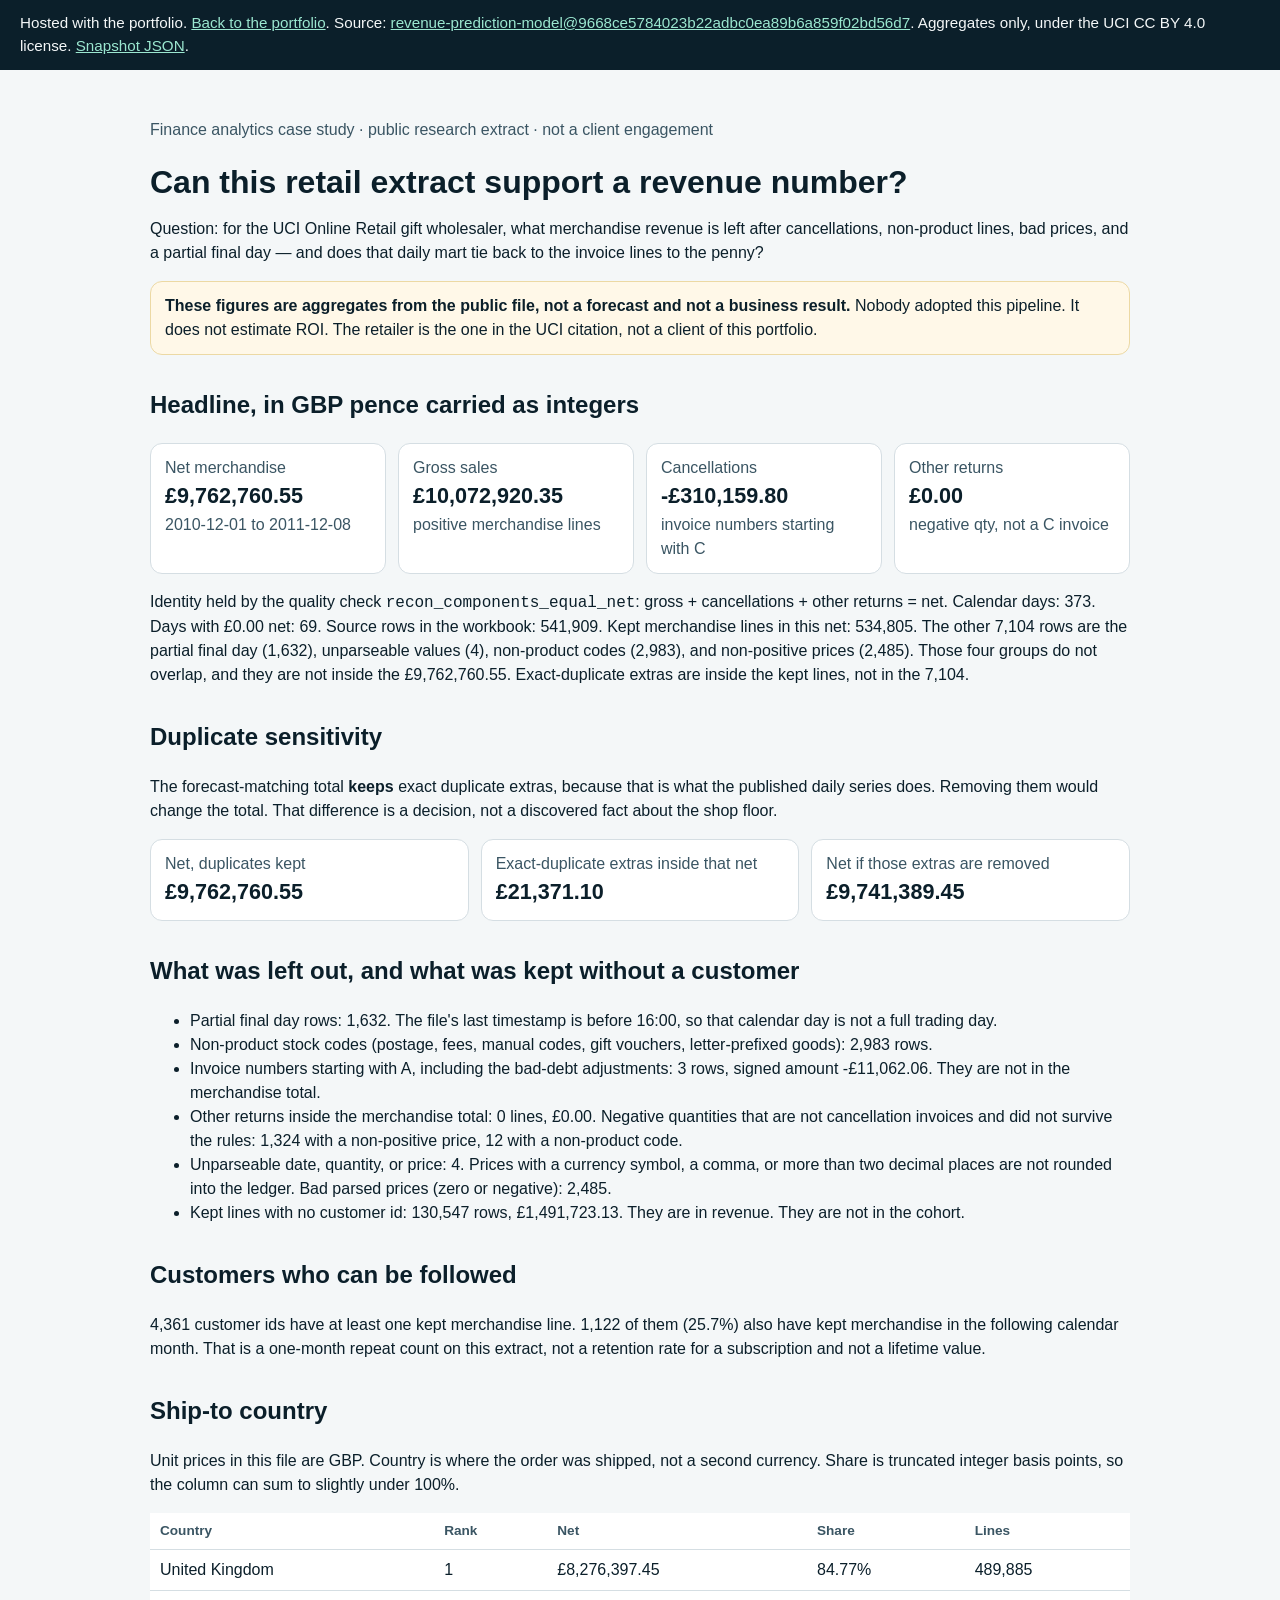
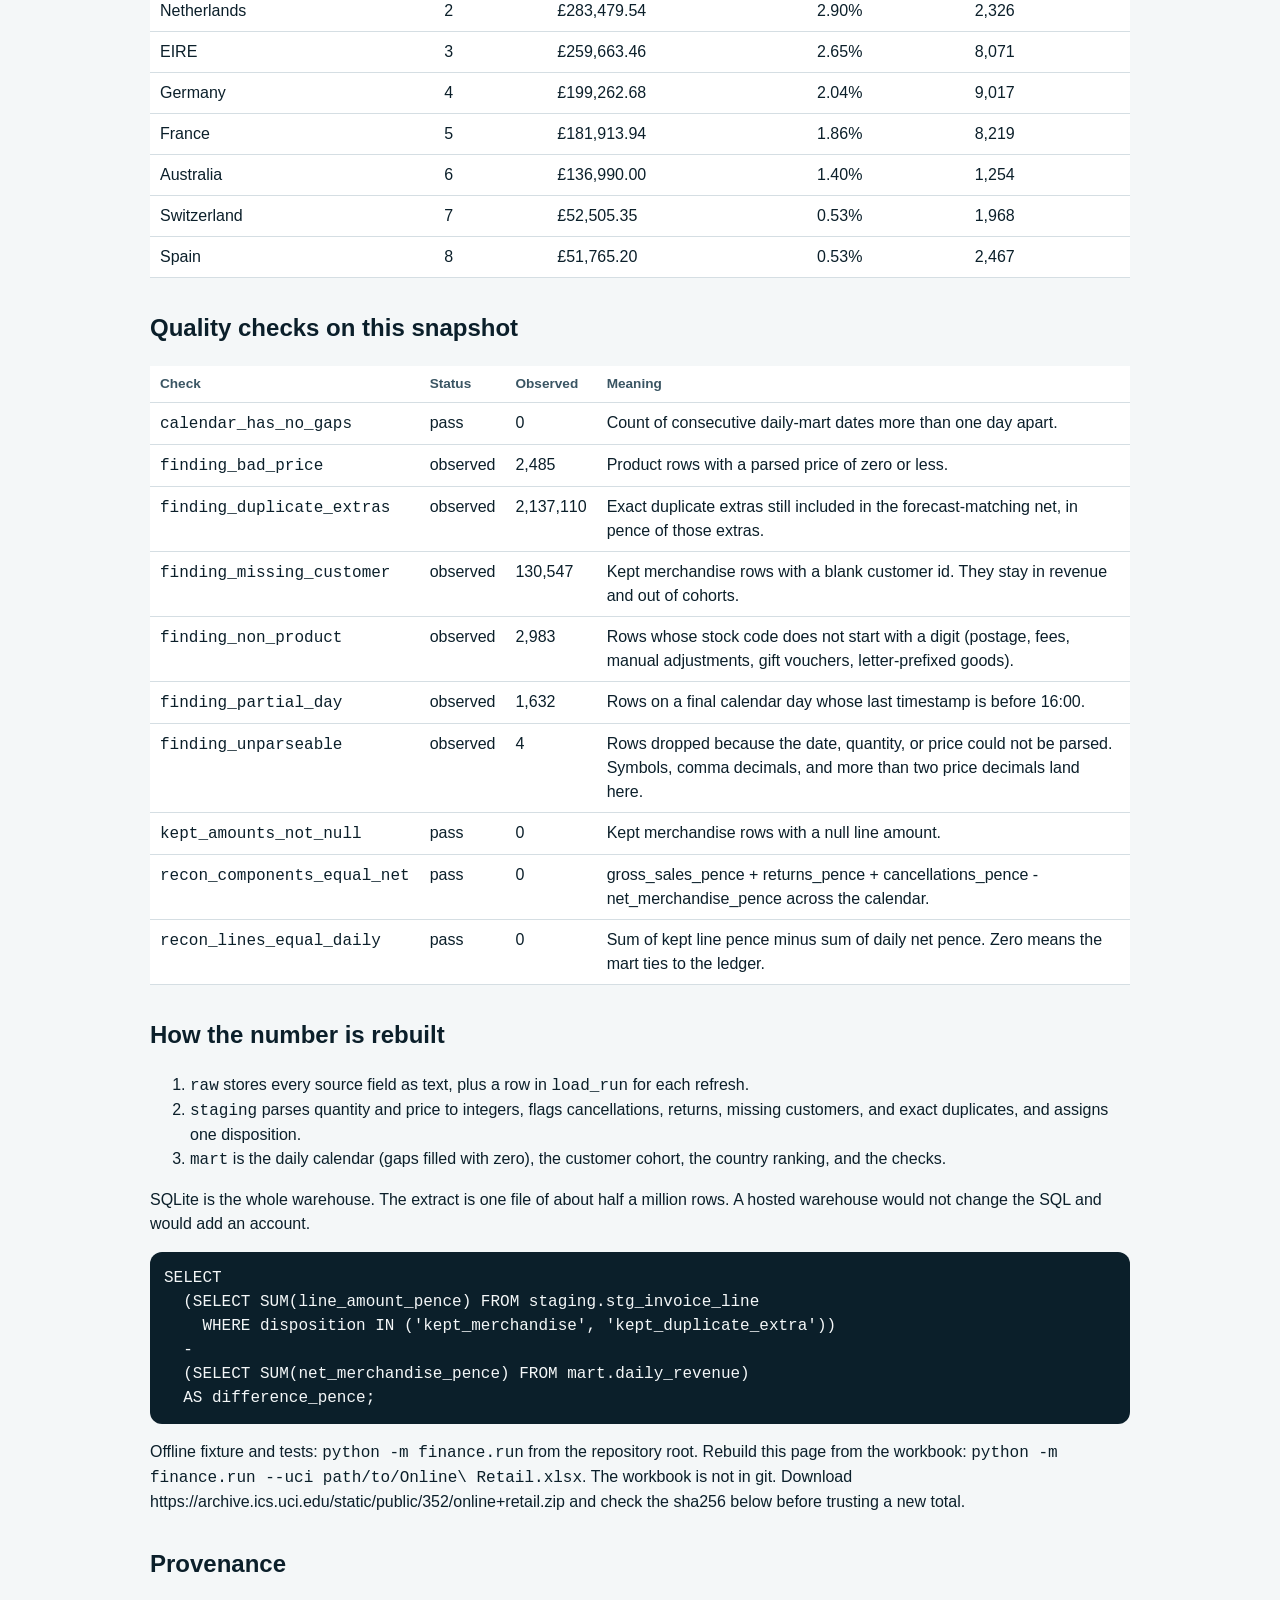
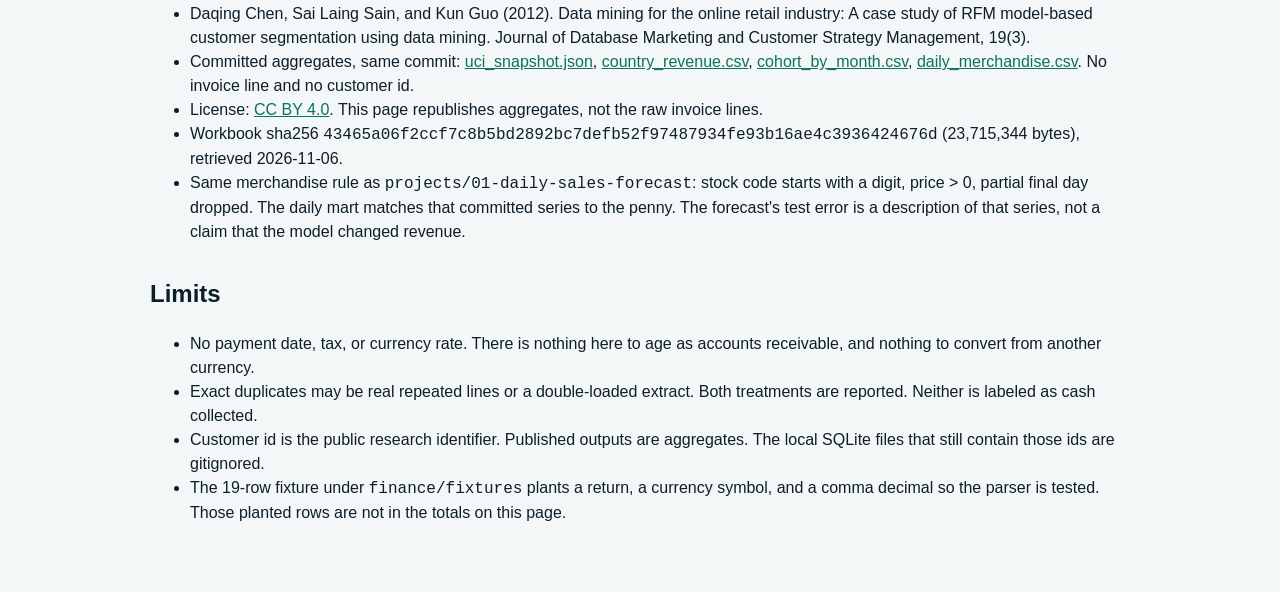
<file: revenue-quality/index.html>
<!DOCTYPE html>
<html lang="en">
<head>
  <meta charset="utf-8">
  <meta name="viewport" content="width=device-width, initial-scale=1">
  <title>Revenue quality — UCI Online Retail</title>
  <style>
    :root {
      color-scheme: light;
      --ink: #0b1f2a;
      --muted: #3a5563;
      --line: #d5dee3;
      --paper: #f4f7f8;
      --panel: #fff;
      --accent: #0b7358;
    }
    body {
      margin: 0;
      font: 16px/1.5 "Segoe UI", Helvetica, Arial, sans-serif;
      color: var(--ink);
      background: var(--paper);
    }
    main { max-width: 980px; margin: 0 auto; padding: 32px 20px 64px; }
    h1 { font-size: 2rem; line-height: 1.2; margin-bottom: 0.2em; }
    h2 { margin-top: 2rem; }
    p, li { color: var(--ink); }
    .muted { color: var(--muted); }
    .banner {
      background: #fff8e8;
      border: 1px solid #ecd9a4;
      border-radius: 12px;
      padding: 12px 14px;
    }
    .grid { display: grid; grid-template-columns: repeat(auto-fit, minmax(180px, 1fr)); gap: 12px; }
    .card { background: var(--panel); border: 1px solid var(--line); border-radius: 12px; padding: 12px 14px; }
    .card b { display: block; font-size: 1.35rem; }
    table { width: 100%; border-collapse: collapse; background: var(--panel); }
    th, td { text-align: left; padding: 8px 10px; border-bottom: 1px solid var(--line); vertical-align: top; }
    th { font-size: 0.85rem; color: var(--muted); }
    code, pre { font-family: ui-monospace, SFMono-Regular, Menlo, Consolas, monospace; }
    pre { background: #0b1f2a; color: #f4f7f8; padding: 14px; border-radius: 12px; overflow: auto; }
    a { color: var(--accent); }

    .skip {
      position: absolute;
      left: 12px;
      top: 8px;
      transform: translateY(-140%);
      background: #0b1f2a;
      color: #fff;
      padding: 8px 12px;
      border-radius: 8px;
      z-index: 2;
    }
    .skip:focus { transform: none; }
    .hostbar {
      background: #0b1f2a;
      color: #f4f7f8;
      margin: 0;
      padding: 12px 20px;
      font-size: 0.95rem;
    }
    .hostbar a { color: #9be7d0; }
    a:focus-visible, .table-scroll:focus-visible {
      outline: 2px solid #0d8a6a;
      outline-offset: 3px;
    }
    .table-scroll { overflow-x: auto; }
    @media (max-width: 640px) {
      main { padding: 24px 14px 48px; }
      h1 { font-size: 1.6rem; }
    }
  </style>
</head>
<body>
<a class="skip" href="#ledger">Skip to the ledger</a>
<p class="hostbar">Hosted with the portfolio. <a href="/#revenue">Back to the portfolio</a>. Source: <a href="https://github.com/ladariusjackson1/revenue-prediction-model/tree/9668ce5784023b22adbc0ea89b6a859f02bd56d7/docs/revenue-quality">revenue-prediction-model@9668ce5784023b22adbc0ea89b6a859f02bd56d7</a>. Aggregates only, under the UCI CC BY 4.0 license. <a href="data/uci_snapshot.json">Snapshot JSON</a>.</p>
<main id="ledger">
  <p class="muted">Finance analytics case study · public research extract · not a client engagement</p>
  <h1>Can this retail extract support a revenue number?</h1>
  <p>Question: for the UCI Online Retail gift wholesaler, what merchandise revenue is left after cancellations, non-product lines, bad prices, and a partial final day — and does that daily mart tie back to the invoice lines to the penny?</p>
  <div class="banner">
    <strong>These figures are aggregates from the public file, not a forecast and not a business result.</strong>
    Nobody adopted this pipeline. It does not estimate ROI. The retailer is the one in the UCI citation, not a client of this portfolio.
  </div>

  <h2>Headline, in GBP pence carried as integers</h2>
  <div class="grid">
    <div class="card"><span class="muted">Net merchandise</span><b>£9,762,760.55</b><span class="muted">2010-12-01 to 2011-12-08</span></div>
    <div class="card"><span class="muted">Gross sales</span><b>£10,072,920.35</b><span class="muted">positive merchandise lines</span></div>
    <div class="card"><span class="muted">Cancellations</span><b>-£310,159.80</b><span class="muted">invoice numbers starting with C</span></div>
    <div class="card"><span class="muted">Other returns</span><b>£0.00</b><span class="muted">negative qty, not a C invoice</span></div>
  </div>
  <p>Identity held by the quality check <code>recon_components_equal_net</code>: gross + cancellations + other returns = net. Calendar days: 373. Days with £0.00 net: 69. Source rows in the workbook: 541,909. Kept merchandise lines in this net: 534,805. The other 7,104 rows are the partial final day (1,632), unparseable values (4), non-product codes (2,983), and non-positive prices (2,485). Those four groups do not overlap, and they are not inside the £9,762,760.55. Exact-duplicate extras are inside the kept lines, not in the 7,104.</p>

  <h2>Duplicate sensitivity</h2>
  <p>The forecast-matching total <strong>keeps</strong> exact duplicate extras, because that is what the published daily series does. Removing them would change the total. That difference is a decision, not a discovered fact about the shop floor.</p>
  <div class="grid">
    <div class="card"><span class="muted">Net, duplicates kept</span><b>£9,762,760.55</b></div>
    <div class="card"><span class="muted">Exact-duplicate extras inside that net</span><b>£21,371.10</b></div>
    <div class="card"><span class="muted">Net if those extras are removed</span><b>£9,741,389.45</b></div>
  </div>

  <h2>What was left out, and what was kept without a customer</h2>
  <ul>
    <li>Partial final day rows: 1,632. The file's last timestamp is before 16:00, so that calendar day is not a full trading day.</li>
    <li>Non-product stock codes (postage, fees, manual codes, gift vouchers, letter-prefixed goods): 2,983 rows.</li>
    <li>Invoice numbers starting with A, including the bad-debt adjustments: 3 rows, signed amount -£11,062.06. They are not in the merchandise total.</li>
    <li>Other returns inside the merchandise total: 0 lines, £0.00. Negative quantities that are not cancellation invoices and did not survive the rules: 1,324 with a non-positive price, 12 with a non-product code.</li>
    <li>Unparseable date, quantity, or price: 4. Prices with a currency symbol, a comma, or more than two decimal places are not rounded into the ledger. Bad parsed prices (zero or negative): 2,485.</li>
    <li>Kept lines with no customer id: 130,547 rows, £1,491,723.13. They are in revenue. They are not in the cohort.</li>
  </ul>

  <h2>Customers who can be followed</h2>
  <p>4,361 customer ids have at least one kept merchandise line. 1,122 of them (25.7%) also have kept merchandise in the following calendar month. That is a one-month repeat count on this extract, not a retention rate for a subscription and not a lifetime value.</p>

  <h2>Ship-to country</h2>
  <p>Unit prices in this file are GBP. Country is where the order was shipped, not a second currency. Share is truncated integer basis points, so the column can sum to slightly under 100%.</p>
  <div class="table-scroll" tabindex="0"><table>
    <thead><tr><th>Country</th><th>Rank</th><th>Net</th><th>Share</th><th>Lines</th></tr></thead>
    <tbody><tr><td>United Kingdom</td><td>1</td><td>£8,276,397.45</td><td>84.77%</td><td>489,885</td></tr><tr><td>Netherlands</td><td>2</td><td>£283,479.54</td><td>2.90%</td><td>2,326</td></tr><tr><td>EIRE</td><td>3</td><td>£259,663.46</td><td>2.65%</td><td>8,071</td></tr><tr><td>Germany</td><td>4</td><td>£199,262.68</td><td>2.04%</td><td>9,017</td></tr><tr><td>France</td><td>5</td><td>£181,913.94</td><td>1.86%</td><td>8,219</td></tr><tr><td>Australia</td><td>6</td><td>£136,990.00</td><td>1.40%</td><td>1,254</td></tr><tr><td>Switzerland</td><td>7</td><td>£52,505.35</td><td>0.53%</td><td>1,968</td></tr><tr><td>Spain</td><td>8</td><td>£51,765.20</td><td>0.53%</td><td>2,467</td></tr></tbody>
  </table></div>

  <h2>Quality checks on this snapshot</h2>
  <div class="table-scroll" tabindex="0"><table>
    <thead><tr><th>Check</th><th>Status</th><th>Observed</th><th>Meaning</th></tr></thead>
    <tbody><tr><td><code>calendar_has_no_gaps</code></td><td>pass</td><td>0</td><td>Count of consecutive daily-mart dates more than one day apart.</td></tr><tr><td><code>finding_bad_price</code></td><td>observed</td><td>2,485</td><td>Product rows with a parsed price of zero or less.</td></tr><tr><td><code>finding_duplicate_extras</code></td><td>observed</td><td>2,137,110</td><td>Exact duplicate extras still included in the forecast-matching net, in pence of those extras.</td></tr><tr><td><code>finding_missing_customer</code></td><td>observed</td><td>130,547</td><td>Kept merchandise rows with a blank customer id. They stay in revenue and out of cohorts.</td></tr><tr><td><code>finding_non_product</code></td><td>observed</td><td>2,983</td><td>Rows whose stock code does not start with a digit (postage, fees, manual adjustments, gift vouchers, letter-prefixed goods).</td></tr><tr><td><code>finding_partial_day</code></td><td>observed</td><td>1,632</td><td>Rows on a final calendar day whose last timestamp is before 16:00.</td></tr><tr><td><code>finding_unparseable</code></td><td>observed</td><td>4</td><td>Rows dropped because the date, quantity, or price could not be parsed. Symbols, comma decimals, and more than two price decimals land here.</td></tr><tr><td><code>kept_amounts_not_null</code></td><td>pass</td><td>0</td><td>Kept merchandise rows with a null line amount.</td></tr><tr><td><code>recon_components_equal_net</code></td><td>pass</td><td>0</td><td>gross_sales_pence + returns_pence + cancellations_pence - net_merchandise_pence across the calendar.</td></tr><tr><td><code>recon_lines_equal_daily</code></td><td>pass</td><td>0</td><td>Sum of kept line pence minus sum of daily net pence. Zero means the mart ties to the ledger.</td></tr></tbody>
  </table></div>

  <h2>How the number is rebuilt</h2>
  <ol>
    <li><code>raw</code> stores every source field as text, plus a row in <code>load_run</code> for each refresh.</li>
    <li><code>staging</code> parses quantity and price to integers, flags cancellations, returns, missing customers, and exact duplicates, and assigns one disposition.</li>
    <li><code>mart</code> is the daily calendar (gaps filled with zero), the customer cohort, the country ranking, and the checks.</li>
  </ol>
  <p>SQLite is the whole warehouse. The extract is one file of about half a million rows. A hosted warehouse would not change the SQL and would add an account.</p>
  <pre>SELECT
  (SELECT SUM(line_amount_pence) FROM staging.stg_invoice_line
    WHERE disposition IN ('kept_merchandise', 'kept_duplicate_extra'))
  -
  (SELECT SUM(net_merchandise_pence) FROM mart.daily_revenue)
  AS difference_pence;</pre>
  <p>Offline fixture and tests: <code>python -m finance.run</code> from the repository root. Rebuild this page from the workbook: <code>python -m finance.run --uci path/to/Online\ Retail.xlsx</code>. The workbook is not in git. Download https://archive.ics.uci.edu/static/public/352/online+retail.zip and check the sha256 below before trusting a new total.</p>

  <h2>Provenance</h2>
  <ul>
    <li>Daqing Chen, Sai Laing Sain, and Kun Guo (2012). Data mining for the online retail industry: A case study of RFM model-based customer segmentation using data mining. Journal of Database Marketing and Customer Strategy Management, 19(3).</li>
    <li>Committed aggregates, same commit: <a href="data/uci_snapshot.json">uci_snapshot.json</a>, <a href="data/country_revenue.csv">country_revenue.csv</a>, <a href="data/cohort_by_month.csv">cohort_by_month.csv</a>, <a href="data/daily_merchandise.csv">daily_merchandise.csv</a>. No invoice line and no customer id.</li>
    <li>License: <a href="https://creativecommons.org/licenses/by/4.0/">CC BY 4.0</a>. This page republishes aggregates, not the raw invoice lines.</li>
    <li>Workbook sha256 <code>43465a06f2ccf7c8b5bd2892bc7defb52f97487934fe93b16ae4c3936424676d</code> (23,715,344 bytes), retrieved 2026-11-06.</li>
    <li>Same merchandise rule as <code>projects/01-daily-sales-forecast</code>: stock code starts with a digit, price &gt; 0, partial final day dropped. The daily mart matches that committed series to the penny. The forecast's test error is a description of that series, not a claim that the model changed revenue.</li>
  </ul>

  <h2>Limits</h2>
  <ul>
    <li>No payment date, tax, or currency rate. There is nothing here to age as accounts receivable, and nothing to convert from another currency.</li>
    <li>Exact duplicates may be real repeated lines or a double-loaded extract. Both treatments are reported. Neither is labeled as cash collected.</li>
    <li>Customer id is the public research identifier. Published outputs are aggregates. The local SQLite files that still contain those ids are gitignored.</li>
    <li>The 19-row fixture under <code>finance/fixtures</code> plants a return, a currency symbol, and a comma decimal so the parser is tested. Those planted rows are not in the totals on this page.</li>
  </ul>
</main>
</body>
</html>
</file>
<file: css/styles.css>
@font-face {
  font-family: "Cormorant Garamond";
  font-style: normal;
  font-weight: 300 700;
  font-display: swap;
  src: url("/assets/fonts/cormorant-garamond.woff2") format("woff2");
}

@font-face {
  font-family: "Cormorant Garamond";
  font-style: italic;
  font-weight: 300 700;
  font-display: swap;
  src: url("/assets/fonts/cormorant-garamond-italic.woff2") format("woff2");
}

@font-face {
  font-family: Outfit;
  font-style: normal;
  font-weight: 100 900;
  font-display: swap;
  src: url("/assets/fonts/outfit.woff2") format("woff2");
}

:root {
  --bg: #090908;
  --bg-raise: #13120f;
  --ivory: #f3eee4;
  --ivory-dim: #c9c0b2;
  --brass: #d7bc88;
  --line: rgba(243, 238, 228, 0.16);
  --serif: "Cormorant Garamond", Palatino, "Palatino Linotype", Georgia, serif;
  --sans: Outfit, "Avenir Next", "Segoe UI", sans-serif;
  --bar: 26px;
  --nav: 68px;
  --offset: calc(var(--bar) + var(--nav));
  color-scheme: dark;
}

html.play-intro {
  --bar: 12vh;
  overflow: hidden;
}

*,
*::before,
*::after {
  box-sizing: border-box;
}

html {
  scroll-behavior: smooth;
  scroll-padding-top: calc(var(--offset) + 12px);
}

body.nav-open {
  overflow: hidden;
}

body {
  margin: 0;
  background: var(--bg);
  color: var(--ivory);
  font-family: var(--sans);
  font-size: 1.05rem;
  font-weight: 400;
  line-height: 1.6;
  text-rendering: optimizeLegibility;
  overflow-x: clip;
}

body::before {
  content: "";
  position: fixed;
  inset: 0;
  pointer-events: none;
  z-index: 0;
  background:
    radial-gradient(ellipse at 50% -10%, rgba(215, 188, 136, 0.08), transparent 46%),
    radial-gradient(ellipse at 50% 120%, rgba(0, 0, 0, 0.55), transparent 42%);
}

img {
  max-width: 100%;
  height: auto;
}

code {
  font-family: ui-monospace, SFMono-Regular, Menlo, Consolas, monospace;
  font-size: 0.86em;
  color: var(--ivory);
}

a {
  color: inherit;
}

a:hover {
  color: var(--brass);
}

:focus-visible {
  outline: 2px solid var(--brass);
  outline-offset: 3px;
}

::selection {
  background: var(--brass);
  color: #1a140c;
}

[hidden] {
  display: none !important;
}

.sr-only {
  position: absolute;
  width: 1px;
  height: 1px;
  padding: 0;
  margin: -1px;
  overflow: hidden;
  clip: rect(0, 0, 0, 0);
  white-space: nowrap;
  border: 0;
}

.skip-link {
  position: fixed;
  left: 1rem;
  top: calc(var(--bar) + 0.55rem);
  z-index: 90;
  transform: translateY(calc(-100% - var(--offset)));
  background: var(--ivory);
  color: #16130f;
  text-decoration: none;
  padding: 0.65rem 0.9rem;
  font-size: 0.85rem;
}

.skip-link:focus {
  transform: none;
}

.letterbox {
  position: fixed;
  left: 0;
  right: 0;
  z-index: 70;
  height: var(--bar);
  background: #000;
  display: flex;
  align-items: center;
  justify-content: space-between;
  gap: 1rem;
  padding: 0 1.1rem;
  transition: height 0.85s ease;
  pointer-events: none;
}

.letterbox-top {
  top: 0;
  padding-left: 12.5rem;
}

.letterbox-bottom {
  bottom: 0;
  justify-content: center;
}

.letterbox span {
  font-size: 0.68rem;
  letter-spacing: 0.18em;
  text-transform: uppercase;
  color: var(--ivory-dim);
  white-space: nowrap;
  overflow: hidden;
  text-overflow: ellipsis;
  max-width: 100%;
}

.grain {
  position: fixed;
  inset: -20%;
  z-index: 30;
  pointer-events: none;
  opacity: 0.11;
  mix-blend-mode: overlay;
  background-image: url("/assets/noise.png");
  background-size: 180px 180px;
}

.intro {
  display: none;
  position: fixed;
  z-index: 40;
  inset: var(--bar) 0;
  place-items: center;
  text-align: center;
  background: #000;
  padding: 2rem;
}

html.play-intro .intro,
.intro.is-leaving {
  display: grid;
}

.intro.is-leaving {
  opacity: 0;
  pointer-events: none;
  transition: opacity 0.55s ease;
}

.intro-card {
  display: grid;
  justify-items: center;
  gap: 0.85rem;
}

.intro-kicker,
.intro-title,
.intro-sub {
  animation: rise 0.9s ease both;
}

.intro-title {
  animation-delay: 0.45s;
}

.intro-sub {
  animation-delay: 0.9s;
}

.intro-rule {
  width: min(160px, 36vw);
  height: 1px;
  background: var(--brass);
  transform-origin: center;
  animation: draw 0.8s ease 0.15s both;
}

.intro-kicker,
.intro-sub {
  margin: 0;
  letter-spacing: 0.22em;
  text-transform: uppercase;
  font-size: 0.74rem;
  color: var(--brass);
}

.intro-title {
  margin: 0;
  font-family: var(--serif);
  font-weight: 500;
  font-size: clamp(3.2rem, 9vw, 7rem);
  line-height: 0.9;
  letter-spacing: -0.03em;
}

.intro-skip {
  position: fixed;
  z-index: 90;
  top: calc(var(--bar) + 0.85rem);
  right: 1rem;
  min-height: 44px;
  padding: 0.55rem 0.85rem;
  border: 1px solid var(--line);
  background: rgba(0, 0, 0, 0.45);
  color: var(--ivory);
  font: inherit;
  font-size: 0.72rem;
  letter-spacing: 0.16em;
  text-transform: uppercase;
  cursor: pointer;
}

.intro-skip:hover {
  border-color: var(--brass);
  color: var(--brass);
}

#page {
  position: relative;
  z-index: 1;
}

.site-header {
  position: fixed;
  top: var(--bar);
  left: 0;
  right: 0;
  z-index: 60;
  height: var(--nav);
  display: flex;
  align-items: center;
  transition: top 0.85s ease, background 0.3s ease, opacity 0.5s ease;
}

html.play-intro .site-header {
  opacity: 0;
  pointer-events: none;
}

.site-header.is-scrolled,
.site-header:focus-within {
  background: #090908;
}

.nav-inner {
  display: flex;
  align-items: center;
  gap: 1rem;
  width: min(1120px, calc(100% - 2.4rem));
  margin: 0 auto;
}

.brand {
  font-family: var(--serif);
  font-size: 1.35rem;
  letter-spacing: 0.01em;
  text-decoration: none;
  margin-right: auto;
}

.brand:hover {
  color: var(--ivory);
}

.nav-toggle {
  display: none;
  min-height: 44px;
  min-width: 44px;
  border: 1px solid var(--line);
  background: transparent;
  color: var(--ivory);
  font: inherit;
  letter-spacing: 0.14em;
  text-transform: uppercase;
  font-size: 0.72rem;
  cursor: pointer;
}

#site-nav ul {
  display: flex;
  align-items: center;
  gap: 0.2rem;
  list-style: none;
  margin: 0;
  padding: 0;
}

#site-nav a,
.nav-github {
  display: inline-flex;
  align-items: center;
  min-height: 44px;
  padding: 0 0.75rem;
  text-decoration: none;
  font-size: 0.78rem;
  letter-spacing: 0.14em;
  text-transform: uppercase;
}

#site-nav a[aria-current="true"] {
  color: var(--brass);
}

.nav-github {
  border: 1px solid var(--line);
}

.nav-github:hover {
  border-color: var(--brass);
}

.wrap {
  width: min(1120px, calc(100% - 2.4rem));
  margin-inline: auto;
}

.hero {
  min-height: 100vh;
  display: flex;
  align-items: flex-end;
  padding: calc(var(--offset) + 2.5rem) 0 calc(var(--bar) + 3.5rem);
}

.hero-grid {
  display: grid;
  grid-template-columns: minmax(0, 1fr);
  gap: 2rem 3rem;
  align-items: end;
}

.hero-program {
  display: none;
  margin: 0;
  padding-bottom: 0.2rem;
}

.hero-program ol {
  list-style: none;
  margin: 0.4rem 0 0;
  padding: 0;
  border-top: 1px solid var(--line);
}

.hero-program a {
  display: grid;
  grid-template-columns: 2.2rem 1fr;
  gap: 0.75rem;
  align-items: baseline;
  padding: 0.85rem 0;
  border-bottom: 1px solid var(--line);
  text-decoration: none;
  font-size: 1.05rem;
}

.hero-program a span {
  color: var(--brass);
  font-size: 0.72rem;
  letter-spacing: 0.14em;
}

.hero-program a:hover {
  color: var(--brass);
}

.eyebrow,
.kicker,
.stack {
  margin: 0 0 0.85rem;
  color: var(--brass);
  letter-spacing: 0.18em;
  text-transform: uppercase;
  font-size: 0.72rem;
}

h1,
h2,
h3 {
  font-family: var(--serif);
  font-weight: 500;
  letter-spacing: -0.02em;
  line-height: 0.95;
}

h1 {
  margin: 0;
  font-size: clamp(3.4rem, 10vw, 7.4rem);
  max-width: 11ch;
}

.role {
  margin: 0.85rem 0 0;
  font-family: var(--serif);
  font-style: italic;
  font-size: clamp(1.45rem, 3vw, 2.05rem);
  line-height: 1.2;
  color: var(--ivory-dim);
}

.dek {
  max-width: 42rem;
  margin: 1.15rem 0 0;
  font-size: 1.12rem;
  color: var(--ivory);
}

.meta {
  display: flex;
  flex-wrap: wrap;
  align-items: center;
  margin: 1.15rem 0 0;
  padding: 0;
  color: var(--ivory-dim);
  font-size: 0.95rem;
}

.meta span {
  display: inline-flex;
  align-items: center;
}

.meta span:not(:last-child)::after {
  content: "";
  width: 3px;
  height: 3px;
  margin: 0 0.7rem;
  border-radius: 50%;
  background: var(--brass);
}

.meta-dim {
  margin-top: 0.35rem;
  color: var(--ivory);
}

.actions {
  display: flex;
  flex-wrap: wrap;
  gap: 0.7rem;
  margin-top: 1.6rem;
}

.btn {
  display: inline-flex;
  align-items: center;
  justify-content: center;
  min-height: 44px;
  padding: 0.65rem 1rem;
  border: 1px solid rgba(243, 238, 228, 0.4);
  text-decoration: none;
  letter-spacing: 0.14em;
  text-transform: uppercase;
  font-size: 0.72rem;
  font-weight: 500;
}

.btn:hover {
  border-color: var(--brass);
  color: var(--brass);
}

.btn-solid {
  background: var(--ivory);
  color: #16130f;
  border-color: var(--ivory);
}

.btn-solid:hover {
  background: var(--brass);
  border-color: var(--brass);
  color: #16130f;
}

.scroll-cue {
  margin: 2.4rem 0 0;
  color: var(--ivory-dim);
  letter-spacing: 0.2em;
  text-transform: uppercase;
  font-size: 0.68rem;
}

.section,
.feature,
.also-head {
  scroll-margin-top: calc(var(--offset) + 8px);
}

.section {
  padding: clamp(4.2rem, 8vw, 7rem) 0;
  border-top: 1px solid var(--line);
}

.section h2 {
  margin: 0 0 0.8rem;
  font-size: clamp(2.6rem, 6vw, 4.4rem);
}

.sec-num {
  display: block;
  margin-bottom: 0.45rem;
  font-family: var(--sans);
  font-size: 0.72rem;
  letter-spacing: 0.2em;
  color: var(--brass);
}

.lede,
.logline {
  max-width: 44rem;
  margin: 0;
  color: var(--ivory-dim);
}

.program-nav {
  display: flex;
  flex-wrap: wrap;
  gap: 0.6rem;
  margin-top: 1.6rem;
}

.program-nav a {
  display: inline-flex;
  align-items: center;
  gap: 0.55rem;
  min-height: 44px;
  padding: 0.35rem 0.75rem;
  border: 1px solid var(--line);
  text-decoration: none;
  font-size: 0.92rem;
}

.program-nav a span {
  color: var(--brass);
  font-size: 0.72rem;
  letter-spacing: 0.12em;
}

.intertitle {
  display: grid;
  justify-items: center;
  gap: 0.35rem;
  margin: clamp(3.2rem, 8vw, 6rem) 0 1.4rem;
  text-align: center;
}

.intertitle-num {
  color: var(--brass);
  letter-spacing: 0.24em;
  text-transform: uppercase;
  font-size: 0.72rem;
}

.intertitle-name {
  font-family: var(--serif);
  font-style: italic;
  font-weight: 500;
  font-size: clamp(2.2rem, 5vw, 3.4rem);
  line-height: 1;
}

.intertitle-rule {
  width: min(120px, 30vw);
  height: 1px;
  margin-top: 0.35rem;
  background: var(--brass);
}

.feature {
  position: relative;
}

.play-demo {
  margin: 0.75rem 0 0;
}

.feature-grid {
  position: relative;
  z-index: 1;
  display: grid;
  grid-template-columns: minmax(0, 1.05fr) minmax(0, 0.95fr);
  gap: clamp(1.4rem, 4vw, 3.5rem);
  align-items: center;
}

.feature.is-flip .feature-copy {
  order: 2;
}

.feature.is-flip .feature-media {
  order: 1;
}

.feature h3 {
  margin: 0 0 0.8rem;
  font-size: clamp(2rem, 4vw, 3.15rem);
  max-width: 16ch;
}

.stack {
  margin-top: 0.2rem;
}

.metrics {
  margin: 1.25rem 0 0;
}

.metrics div {
  display: grid;
  grid-template-columns: minmax(6.5rem, auto) minmax(0, 1fr);
  gap: 0.85rem 1rem;
  align-items: baseline;
  padding: 0.85rem 0;
  border-top: 1px solid var(--line);
}

.metrics dt {
  margin: 0;
  font-family: var(--serif);
  font-size: clamp(1.55rem, 2.4vw, 2rem);
  font-weight: 500;
  line-height: 1;
  letter-spacing: -0.02em;
  white-space: nowrap;
}

.metrics dd {
  margin: 0;
  color: var(--ivory-dim);
  font-size: 0.95rem;
  line-height: 1.45;
}

.note,
.limit {
  margin: 0.95rem 0 0;
  color: var(--ivory-dim);
  font-size: 0.95rem;
  max-width: 46rem;
}

.limit span {
  color: var(--brass);
  letter-spacing: 0.12em;
  text-transform: uppercase;
  font-size: 0.68rem;
  margin-right: 0.35rem;
}

.legend {
  display: grid;
  grid-template-columns: repeat(3, minmax(0, 1fr));
  gap: 0.9rem;
  margin-top: 1.5rem;
}

.legend div {
  border-top: 1px solid var(--brass);
  padding-top: 0.65rem;
}

.legend strong {
  display: block;
  color: var(--brass);
  font-size: 0.72rem;
  font-weight: 500;
  letter-spacing: 0.14em;
  text-transform: uppercase;
}

.legend p {
  margin: 0.4rem 0 0;
  color: var(--ivory-dim);
  font-size: 0.92rem;
}

.case {
  margin: 1rem 0 0;
}

.case div {
  display: grid;
  grid-template-columns: 8.5rem minmax(0, 1fr);
  gap: 0.65rem 1rem;
  padding: 0.7rem 0;
  border-top: 1px solid var(--line);
}

.case dt {
  margin: 0;
  color: var(--brass);
  font-size: 0.72rem;
  letter-spacing: 0.14em;
  text-transform: uppercase;
}

.case dd {
  margin: 0;
  color: var(--ivory-dim);
}

.status {
  margin: 0.9rem 0 0;
  padding: 0.75rem 0.85rem;
  border: 1px solid var(--line);
  color: var(--ivory-dim);
  font-size: 0.95rem;
}

.status strong {
  color: var(--ivory);
  font-weight: 500;
}

.fold {
  margin-top: 0.85rem;
  border-top: 1px solid var(--line);
}

.fold summary {
  display: flex;
  align-items: center;
  min-height: 44px;
  cursor: pointer;
  color: var(--brass);
  font-size: 0.72rem;
  letter-spacing: 0.14em;
  text-transform: uppercase;
}

.fold p {
  margin: 0 0 0.75rem;
  color: var(--ivory-dim);
}

.fold p:last-child {
  margin-bottom: 0.2rem;
}

.reel {
  margin: 0;
  --rx: 0deg;
  --ry: 0deg;
  --mx: 50%;
  --my: 40%;
}

.reel-frame {
  position: relative;
  background: #000;
  border: 1px solid rgba(243, 238, 228, 0.2);
  padding: 0.55rem 0.55rem 0;
  box-shadow: 0 24px 60px rgba(0, 0, 0, 0.35);
}

.reel-frame img {
  display: block;
  width: 100%;
  background: #1a1916;
}

.reel figcaption {
  margin: 0;
  padding: 0.75rem 0.2rem 0.85rem;
  font-family: var(--serif);
  font-style: italic;
  color: var(--ivory-dim);
  font-size: 1.05rem;
  line-height: 1.35;
}

.also-head {
  margin: clamp(3.5rem, 8vw, 6rem) 0 1.2rem;
}

.also-head h3 {
  margin: 0;
  font-size: clamp(2rem, 4vw, 3rem);
}

.also-grid {
  display: grid;
  grid-template-columns: repeat(3, minmax(0, 1fr));
  gap: 0.9rem;
}

.card {
  position: relative;
  --rx: 0deg;
  --ry: 0deg;
  --mx: 50%;
  --my: 30%;
  background: var(--bg-raise);
  border: 1px solid var(--line);
  padding: 1.25rem 1.2rem 1.3rem;
  overflow: hidden;
}

.card::after {
  content: "";
  position: absolute;
  inset: 0;
  pointer-events: none;
  background: radial-gradient(420px circle at var(--mx) var(--my), rgba(215, 188, 136, 0.16), transparent 42%);
  opacity: 0;
  transition: opacity 0.3s ease;
}

.featurette {
  grid-column: 1 / -1;
}

.card h3 {
  margin: 0 0 0.55rem;
  font-size: clamp(1.7rem, 3vw, 2.3rem);
  line-height: 1.05;
}

.card .lede,
.card .limit,
.card .note {
  position: relative;
  z-index: 1;
}

.card .actions,
.card .kicker,
.card h3,
.card .metrics {
  position: relative;
  z-index: 1;
}

.skills-grid {
  display: grid;
  grid-template-columns: repeat(3, minmax(0, 1fr));
  gap: 1.2rem;
  margin-top: 1.6rem;
}

.skill {
  border-top: 1px solid var(--brass);
  padding-top: 0.9rem;
}

.skill h3 {
  margin: 0 0 0.55rem;
  font-size: 1.8rem;
}

.skill p {
  margin: 0;
  color: var(--ivory-dim);
}

.about-grid {
  display: grid;
  grid-template-columns: minmax(0, 1.4fr) minmax(16rem, 0.7fr);
  gap: 1.6rem 3rem;
  align-items: start;
}

.about-grid > .reveal:first-child {
  grid-column: 1;
  grid-row: 1 / span 2;
}

.portrait {
  grid-column: 2;
  grid-row: 1;
  margin: 0;
  width: min(220px, 100%);
}

.portrait img {
  display: block;
  width: 100%;
  height: auto;
  aspect-ratio: 1;
  object-fit: cover;
  border-radius: 50%;
  background: #1a1916;
  box-shadow:
    0 0 0 1px var(--brass),
    0 0 0 7px var(--bg),
    0 0 0 8px rgba(215, 188, 136, 0.55),
    0 18px 40px rgba(0, 0, 0, 0.45);
}

.fact-list {
  grid-column: 2;
  grid-row: 2;
}

.about-grid p {
  margin: 0 0 1rem;
  max-width: 42rem;
  color: var(--ivory-dim);
}

.about-grid p strong {
  color: var(--ivory);
  font-weight: 500;
}

.fact-list {
  list-style: none;
  margin: 0;
  padding: 0;
  border-top: 1px solid var(--line);
}

.fact-list li {
  padding: 0.8rem 0;
  border-bottom: 1px solid var(--line);
}

.fact-list span {
  display: block;
  color: var(--brass);
  letter-spacing: 0.14em;
  text-transform: uppercase;
  font-size: 0.68rem;
}

.contact-panel {
  max-width: 40rem;
}

.contact-panel p {
  color: var(--ivory-dim);
}

.footer {
  padding: 1.4rem 0 calc(var(--bar) + 1.4rem);
  border-top: 1px solid var(--line);
  color: var(--ivory-dim);
  font-size: 0.92rem;
}

.footer p {
  margin: 0 0 0.8rem;
}

.sources {
  display: flex;
  flex-wrap: wrap;
  gap: 0.45rem 1rem;
  list-style: none;
  margin: 0;
  padding: 0;
}

.sources a {
  color: var(--ivory-dim);
}

.missing {
  min-height: 100vh;
  display: grid;
  align-content: center;
  padding: calc(var(--offset) + 2rem) 0 calc(var(--bar) + 2rem);
}

.missing h1 {
  font-size: clamp(3rem, 8vw, 5.5rem);
}

@keyframes rise {
  from {
    opacity: 0;
    transform: translateY(12px);
  }
  to {
    opacity: 1;
    transform: none;
  }
}

@keyframes draw {
  from {
    transform: scaleX(0);
  }
  to {
    transform: scaleX(1);
  }
}

html.js:not(.reduce-motion) .reveal {
  opacity: 0;
  transform: translateY(18px);
  transition: opacity 0.75s ease, transform 0.75s ease;
}

html.js:not(.reduce-motion) .reveal.is-in {
  opacity: 1;
  transform: none;
}

@media (hover: hover) and (pointer: fine) {
  .tilt:hover {
    transform: perspective(900px) rotateX(var(--rx)) rotateY(var(--ry));
    border-color: rgba(215, 188, 136, 0.55);
    box-shadow: 0 22px 50px rgba(0, 0, 0, 0.38), 0 0 28px rgba(215, 188, 136, 0.12);
  }

  .card.tilt:hover::after {
    opacity: 1;
  }

  .reel.tilt:hover .reel-frame {
    box-shadow: 0 28px 70px rgba(0, 0, 0, 0.5), 0 0 32px rgba(215, 188, 136, 0.16);
  }
}

@media (min-width: 980px) {
  .hero-grid {
    grid-template-columns: minmax(0, 1.35fr) minmax(15rem, 20rem);
  }

  .hero-program {
    display: block;
  }
}

@media (max-width: 900px) {
  .feature-grid,
  .about-grid,
  .skills-grid,
  .also-grid {
    grid-template-columns: 1fr;
  }

  .about-grid > .reveal:first-child,
  .portrait,
  .fact-list {
    grid-column: 1;
    grid-row: auto;
  }

  .portrait {
    order: -1;
    width: min(168px, 48vw);
  }

  .feature.is-flip .feature-copy,
  .feature.is-flip .feature-media {
    order: unset;
  }

  .featurette {
    grid-column: auto;
  }

}

@media (max-width: 760px) {
  .nav-toggle {
    display: inline-flex;
    align-items: center;
    justify-content: center;
  }

  .brand {
    font-size: 1.12rem;
    white-space: nowrap;
  }

  .nav-github,
  .nav-toggle {
    padding-left: 0.65rem;
    padding-right: 0.65rem;
  }

  html.js #site-nav {
    display: none;
  }

  html.js #site-nav.is-open {
    display: block;
    position: fixed;
    z-index: 80;
    top: var(--offset);
    right: 0;
    bottom: var(--bar);
    left: 0;
    background: #090908;
    padding: 1.2rem 1.3rem 1.5rem;
  }

  #site-nav ul {
    flex-direction: column;
    align-items: flex-start;
  }

  .letterbox-top span {
    display: none;
  }

  .legend,
  .case div,
  .metrics div {
    grid-template-columns: 1fr;
    gap: 0.3rem;
  }

  .metrics dt {
    white-space: normal;
  }
}

@media (prefers-reduced-motion: reduce) {
  html {
    scroll-behavior: auto;
  }

  *,
  *::before,
  *::after {
    animation: none !important;
    transition: none !important;
  }

  .tilt,
  .tilt:hover,
  .reel.tilt:hover {
    transform: none !important;
  }

  html.play-intro {
    --bar: 26px;
    overflow: auto;
  }

  .reveal {
    opacity: 1 !important;
    transform: none !important;
  }
}

@media (forced-colors: active) {
  .grain,
  .letterbox {
    display: none;
  }

  .btn,
  .card,
  .reel-frame,
  .portrait img {
    border: 1px solid CanvasText;
  }
}

@media print {
  .letterbox,
  .grain,
  .intro,
  .nav-toggle,
  .scroll-cue,
  .play-demo {
    display: none !important;
  }

  body {
    background: #fff;
    color: #111;
  }

  .site-header {
    position: static;
  }

  a {
    color: #111;
  }
}
</file>
